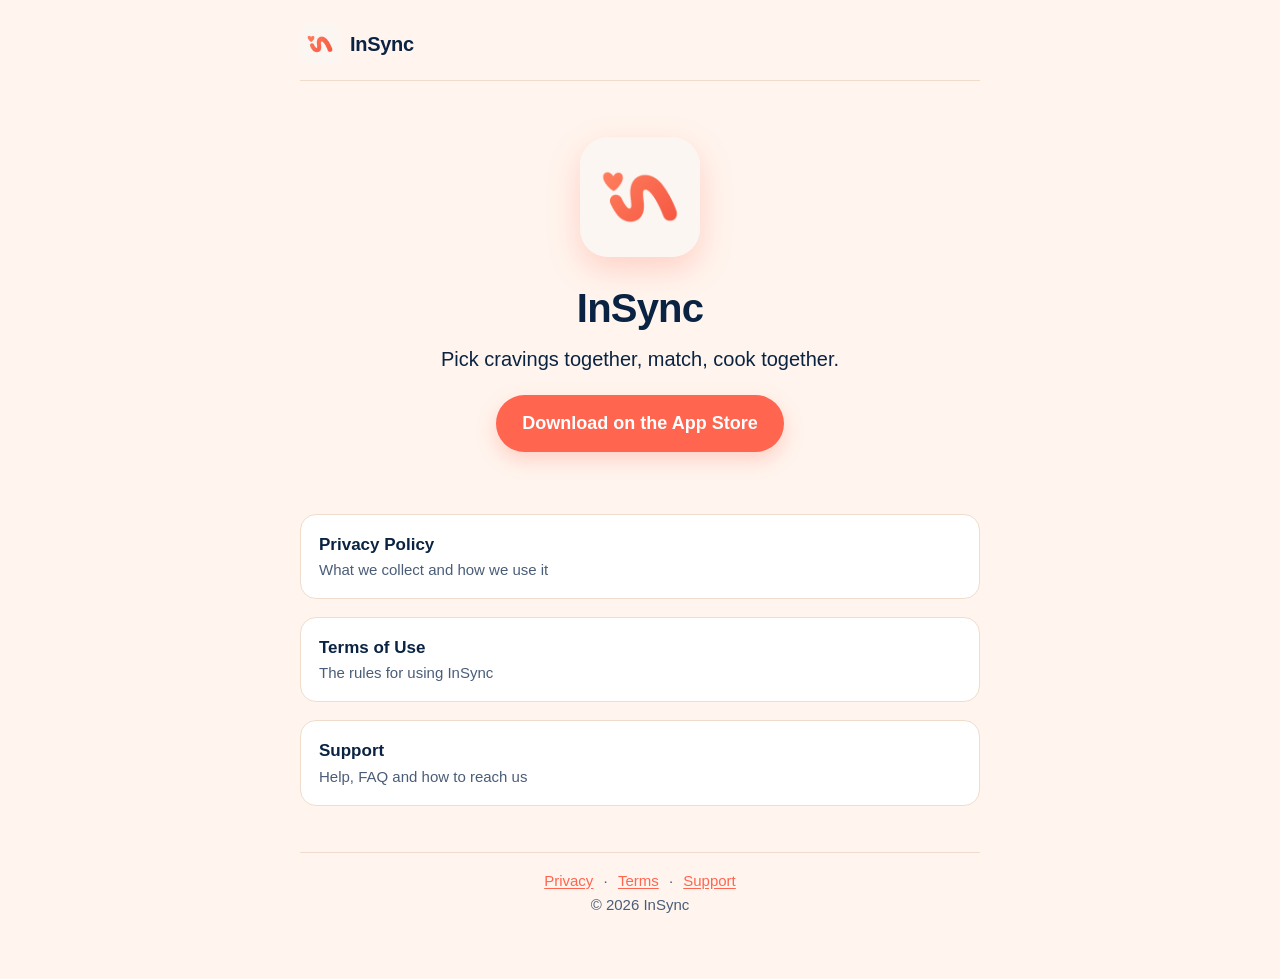
<file: index.html>
<!doctype html>
<html lang="en">
<head>
<meta charset="utf-8">
<meta name="viewport" content="width=device-width, initial-scale=1, viewport-fit=cover">
<title>InSync: pick cravings together, match, cook together</title>
<meta name="description" content="InSync helps you pick cravings together, find your match and cook together. Download it free on the App Store.">
<meta name="theme-color" content="#FFF5EE">
<meta name="apple-itunes-app" content="app-id=6815504220">
<link rel="icon" type="image/png" sizes="32x32" href="favicon-32.png">
<link rel="icon" type="image/png" sizes="192x192" href="favicon-192.png">
<link rel="apple-touch-icon" href="apple-touch-icon.png">
<link rel="stylesheet" href="style.css">
</head>
<body>
<div class="wrap">
<header class="site"><a href="index.html"><img src="logo.png" alt="InSync logo" width="40" height="40"><span>InSync</span></a></header>
<main>
<section class="hero">
<img src="logo.png" alt="InSync logo" width="120" height="120">
<h1>InSync</h1>
<p class="pitch">Pick cravings together, match, cook together.</p>
<p><a class="store" href="https://apps.apple.com/app/insync-cook-together/id6815504220">Download on the App Store</a></p>
</section>
<ul class="links">
<li><a href="privacy.html">Privacy Policy<span>What we collect and how we use it</span></a></li>
<li><a href="terms.html">Terms of Use<span>The rules for using InSync</span></a></li>
<li><a href="support.html">Support<span>Help, FAQ and how to reach us</span></a></li>
</ul>
</main>
<footer class="site">
<nav><a href="privacy.html">Privacy</a> · <a href="terms.html">Terms</a> · <a href="support.html">Support</a></nav>
<p>© 2026 InSync</p>
</footer>
</div>
</body>
</html>
</file>
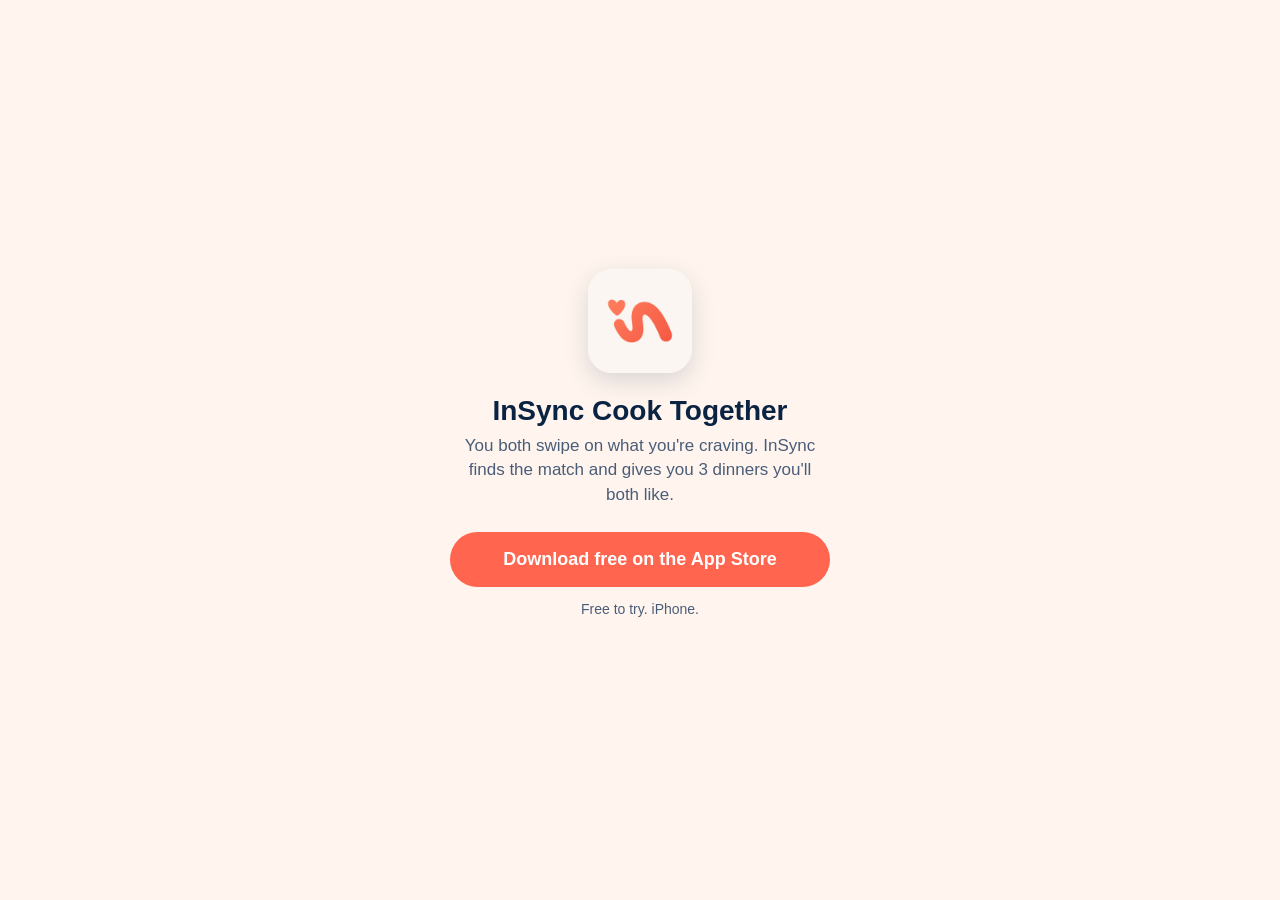
<file: get/index.html>
<!doctype html>
<html lang="en">
<head>
<meta charset="utf-8">
<meta name="viewport" content="width=device-width, initial-scale=1, viewport-fit=cover">
<title>Get InSync</title>
<meta name="description" content="InSync Cook Together: you both swipe on cravings, it finds the match and gives you 3 dinners you'll both like.">
<meta property="og:title" content="InSync Cook Together">
<meta property="og:description" content="Stop arguing about dinner. Swipe, match, cook together.">
<meta property="og:image" content="https://insynccooktogether.github.io/logo.png">
<meta name="theme-color" content="#FFF5EE">
<link rel="icon" type="image/png" sizes="32x32" href="/favicon-32.png">
<link rel="apple-touch-icon" href="/apple-touch-icon.png">
<style>
  :root { --cream:#FFF5EE; --navy:#0A2342; --coral:#FF654F; --muted:#4A5D78; --line:#F0DCCD; }
  * { box-sizing:border-box; }
  html { -webkit-text-size-adjust:100%; }
  body { margin:0; min-height:100vh; background:var(--cream); color:var(--navy);
    font-family:-apple-system,BlinkMacSystemFont,"SF Pro Text","Segoe UI",Roboto,"Helvetica Neue",Arial,sans-serif;
    display:flex; align-items:center; justify-content:center; text-align:center; padding:24px 20px; }
  main { max-width:380px; width:100%; }
  .logo { width:104px; height:104px; border-radius:24px; box-shadow:0 8px 24px rgba(10,35,66,.15); }
  h1 { font-size:28px; line-height:1.15; margin:18px 0 6px; font-weight:800; }
  p.lead { color:var(--muted); font-size:17px; line-height:1.45; margin:0 0 24px; }
  .btn { display:block; width:100%; padding:17px 20px; border-radius:999px; background:var(--coral); color:#fff;
    font-weight:800; font-size:18px; text-decoration:none; border:0; }
  .btn:active { background:#E24E39; }
  .small { color:var(--muted); font-size:14px; margin-top:14px; }
  /* In-app browser overlay */
  #overlay { display:none; position:fixed; inset:0; background:rgba(10,35,66,.94); color:#fff; z-index:10;
    flex-direction:column; align-items:flex-end; padding:max(14px, env(safe-area-inset-top)) 18px 24px; text-align:left; }
  #overlay.on { display:flex; }
  .arrow { width:86px; height:110px; margin-right:6px; }
  .card { margin-top:8px; width:100%; max-width:380px; align-self:center; }
  .card h2 { font-size:26px; margin:0 0 14px; line-height:1.2; }
  .step { display:flex; gap:12px; align-items:center; font-size:19px; margin:12px 0; }
  .num { flex:none; width:34px; height:34px; border-radius:50%; background:var(--coral); color:#fff; font-weight:800;
    display:flex; align-items:center; justify-content:center; }
  .dots { display:inline-block; background:#fff; color:var(--navy); border-radius:8px; padding:0 8px; font-weight:900; letter-spacing:1px; }
  .alt { margin-top:22px; font-size:15px; color:#C9D4E3; }
  .alt a { color:#fff; font-weight:700; }
</style>
</head>
<body>
<main>
  <img class="logo" src="/logo.png" alt="InSync logo">
  <h1>InSync Cook Together</h1>
  <p class="lead">You both swipe on what you're craving. InSync finds the match and gives you 3 dinners you'll both like.</p>
  <a class="btn" id="get" href="https://apps.apple.com/app/insync-cook-together/id6815504220">Download free on the App Store</a>
  <p class="small" id="note">Free to try. iPhone.</p>
</main>

<div id="overlay" role="dialog" aria-label="Open in your browser">
  <svg class="arrow" viewBox="0 0 86 110" fill="none" stroke="#FF654F" stroke-width="6" stroke-linecap="round" stroke-linejoin="round" aria-hidden="true">
    <path d="M10 104 C 20 60, 50 40, 70 10"/><path d="M48 12 L70 10 L72 32"/>
  </svg>
  <div class="card">
    <h2>One quick step to get InSync</h2>
    <div class="step"><span class="num">1</span><span>Tap <span class="dots">•••</span> up top</span></div>
    <div class="step"><span class="num">2</span><span>Tap <b>Open in browser</b></span></div>
    <p class="alt">It opens the App Store from there. Or <a id="tryStore" href="https://apps.apple.com/app/insync-cook-together/id6815504220">try opening the App Store directly</a>.</p>
  </div>
</div>

<script>
(function () {
  var STORE = 'https://apps.apple.com/app/insync-cook-together/id6815504220';
  var STORE_APP = 'itms-apps://apps.apple.com/app/id6815504220';
  var API = 'https://djljecikuqcyvszgvein.supabase.co/rest/v1/rpc/log_link_tap';
  var KEY = 'sb_publishable_FFQ_mUtcw7XusB6iXiym4w_3B59bxPP';
  var ua = navigator.userAgent || '';
  var src = (new URLSearchParams(location.search).get('s') || '').slice(0, 32) || null;
  var ios = /iPhone|iPad|iPod/i.test(ua) || (/Macintosh/.test(ua) && 'ontouchend' in document);
  var android = /Android/i.test(ua);
  var browser = /musical_ly|Bytedance|TikTok|trill/i.test(ua) ? 'tiktok'
    : /Instagram/i.test(ua) ? 'instagram'
    : /FBAN|FBAV|FB_IAB/i.test(ua) ? 'facebook'
    : (ios && /Safari/i.test(ua) && !/CriOS|FxiOS/i.test(ua)) ? 'safari' : 'other';
  var inApp = browser === 'tiktok' || browser === 'instagram' || browser === 'facebook';

  function log(kind) {
    try {
      fetch(API, { method: 'POST', keepalive: true,
        headers: { 'Content-Type': 'application/json', apikey: KEY, Authorization: 'Bearer ' + KEY },
        body: JSON.stringify({ p_kind: kind, p_browser: browser, p_src: src }) }).catch(function () {});
    } catch (e) {}
  }
  log('view');

  function toStore() { log('store'); setTimeout(function () { location.href = STORE; }, 150); }

  document.getElementById('get').addEventListener('click', function (e) {
    e.preventDefault();
    if (inApp && ios) { log('store'); location.href = STORE_APP; setTimeout(function () { document.getElementById('overlay').classList.add('on'); }, 900); return; }
    toStore();
  });
  document.getElementById('tryStore').addEventListener('click', function (e) {
    e.preventDefault(); log('store'); location.href = ios ? STORE_APP : STORE;
  });

  if (android) {
    document.getElementById('note').textContent = 'InSync is iPhone only for now. Android is coming.';
    if (inApp) {
      // Try to jump out to Chrome so the page works normally there.
      location.href = 'intent://' + location.host + location.pathname + location.search + '#Intent;scheme=https;package=com.android.chrome;end';
    }
    return;
  }
  if (inApp && ios) {
    // TikTok/IG in-app browser: go straight to the App Store page (apps.apple.com opens inside TikTok with a Get
    // button). Showing the "tap ••• then open in browser" steps first lost 199 of 200 ad visitors on Nov 7.
    // The steps only show if we're somehow still on this page a few seconds later.
    toStore();
    setTimeout(function () { document.getElementById('overlay').classList.add('on'); }, 3000);
  } else if (inApp) {
    document.getElementById('overlay').classList.add('on');
  } else if (ios) {
    toStore();   // Safari / Chrome on iPhone: straight to the App Store.
  }
})();
</script>
</body>
</html>
</file>
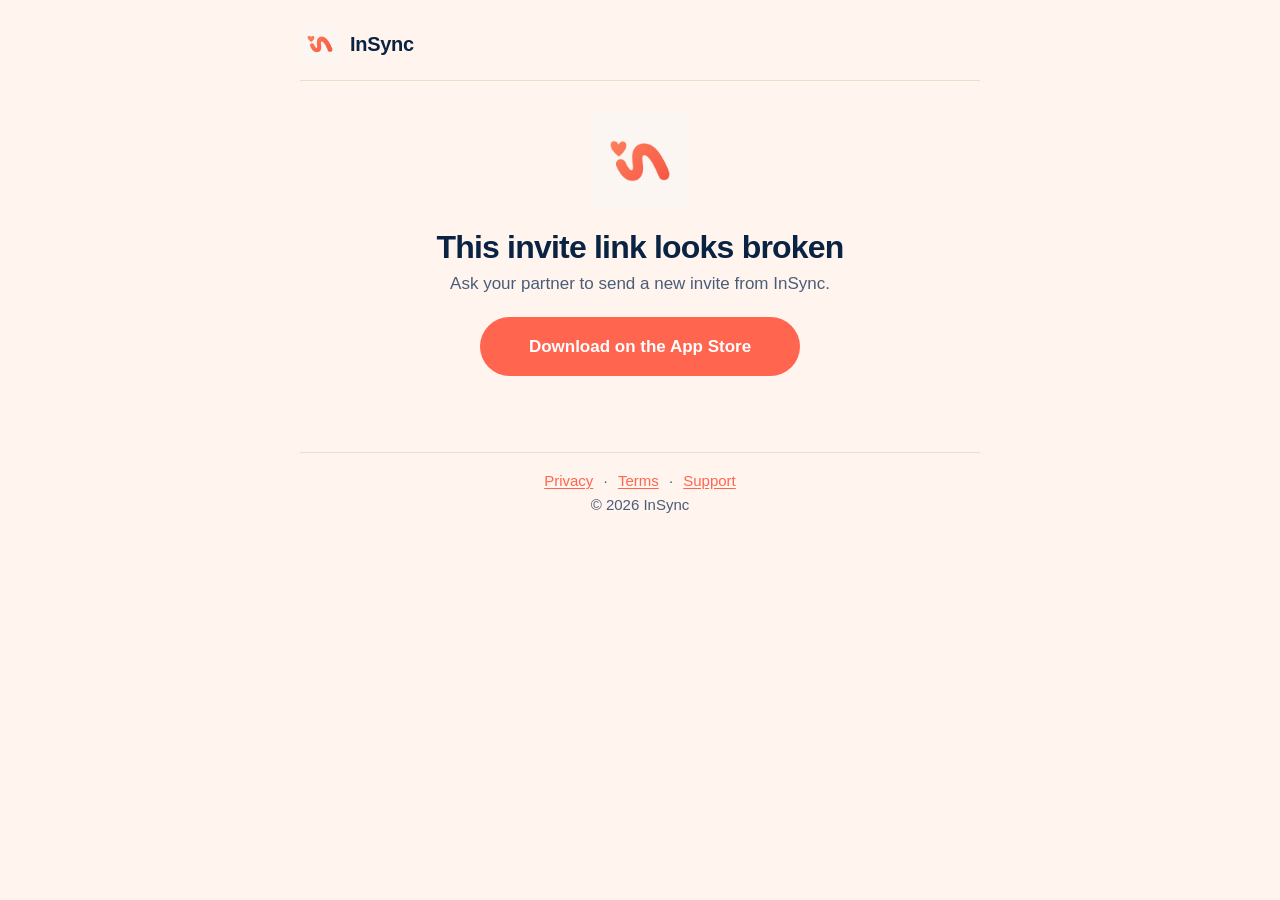
<file: join.html>
<!doctype html>
<html lang="en">
<head>
<meta charset="utf-8">
<meta name="viewport" content="width=device-width, initial-scale=1, viewport-fit=cover">
<title>Join me on InSync</title>
<meta name="description" content="You've been invited to InSync: pick cravings together, match, cook together.">
<meta name="robots" content="noindex">
<meta name="theme-color" content="#FFF5EE">
<!-- Smart App Banner. On the join page it carries this exact link, so
     "Open" in the banner hands the invite code straight to the app. -->
<script>document.write('<meta name="apple-itunes-app" content="app-id=6815504220, app-argument=' + location.href.replace(/["<>]/g, '') + '">');</script>
<noscript><meta name="apple-itunes-app" content="app-id=6815504220"></noscript>
<link rel="icon" type="image/png" sizes="32x32" href="favicon-32.png">
<link rel="icon" type="image/png" sizes="192x192" href="favicon-192.png">
<link rel="apple-touch-icon" href="apple-touch-icon.png">
<link rel="stylesheet" href="style.css">
<style>
  .join { text-align: center; padding: 8px 0 24px; }
  .join h1 { margin: 12px 0 4px; }
  .join .lead { color: var(--muted); margin: 0 0 20px; }
  .code {
    display: inline-block; font-size: 44px; font-weight: 800; letter-spacing: 8px;
    padding: 14px 20px 14px 28px; border-radius: 18px; background: #fff;
    border: 2px solid var(--line); color: var(--navy); margin: 4px 0 8px;
    font-variant-numeric: tabular-nums;
  }
  .hint { color: var(--muted); font-size: 15px; margin: 0 0 24px; }
  .btn {
    display: block; max-width: 320px; margin: 0 auto 12px; padding: 16px 20px;
    border-radius: 999px; font-weight: 700; text-decoration: none; font-size: 17px;
  }
  .btn.primary { background: var(--coral); color: #fff; }
  .btn.primary:hover { color: #fff; background: #E24E39; }
  .btn.secondary { border: 2px solid var(--navy); color: var(--navy); }
  .steps { text-align: left; max-width: 360px; margin: 24px auto 0; color: var(--muted); font-size: 15px; }
  .bad { display: none; }
  .copied { display: none; margin-top: -4px; color: var(--navy); font-weight: 600; }
</style>
</head>
<body>
<div class="wrap">
<header class="site"><a href="index.html"><img src="logo.png" alt="InSync logo" width="40" height="40"><span>InSync</span></a></header>
<main class="join">
  <img src="logo.png" alt="" width="96" height="96">

  <div id="ok">
    <h1>You're invited to InSync</h1>
    <p class="lead">Let's figure out what to eat together.</p>
    <div class="code" id="code" aria-label="Invite code"></div>
    <p class="hint">Your invite code</p>
    <a class="btn primary" id="get" href="https://apps.apple.com/app/insync-cook-together/id6815504220">Download on the App Store</a>
    <p class="hint copied" id="copied" role="status">Your invite code is copied. InSync will find it when you open the app.</p>
    <a class="btn secondary" id="open" href="insync://join">Open in InSync</a>
    <p class="hint">Already have InSync? Tap Open in InSync.</p>
    <ol class="steps">
      <li>Get InSync from the App Store.</li>
      <li>Open it and tap "I have an invite code".</li>
      <li>Enter the code above. You'll see who invited you before you join.</li>
    </ol>
  </div>

  <div class="bad" id="bad">
    <h1>This invite link looks broken</h1>
    <p class="lead">Ask your partner to send a new invite from InSync.</p>
    <a class="btn primary" href="https://apps.apple.com/app/insync-cook-together/id6815504220">Download on the App Store</a>
  </div>
</main>
<footer class="site">
<nav><a href="privacy.html">Privacy</a> · <a href="terms.html">Terms</a> · <a href="support.html">Support</a></nav>
<p>© 2026 InSync</p>
</footer>
</div>
<script>
  // Codes are 6 characters: A-H, J-N, P-Z and 2-9 (no I, O, 0 or 1).
  var raw = new URLSearchParams(location.search).get('code') || '';
  var code = raw.toUpperCase().replace(/\s+/g, '');
  if (/^[A-HJ-NP-Z2-9]{6}$/.test(code)) {
    document.getElementById('code').textContent = code;
    document.getElementById('open').href = 'insync://join?code=' + code;
    // Invite through install: the link goes on the clipboard as they head
    // to the App Store, and InSync picks it up on first launch.
    var link = 'https://insynccooktogether.github.io/join.html?code=' + code;
    document.getElementById('get').addEventListener('click', function () {
      var shown = function () { document.getElementById('copied').style.display = 'block'; };
      try {
        if (navigator.clipboard && navigator.clipboard.writeText) {
          navigator.clipboard.writeText(link).then(shown, function () {});
        } else {
          var box = document.createElement('textarea');
          box.value = link; box.setAttribute('readonly', ''); box.style.position = 'absolute'; box.style.left = '-9999px';
          document.body.appendChild(box); box.select();
          if (document.execCommand('copy')) shown();
          document.body.removeChild(box);
        }
      } catch (e) {}
    });
  } else {
    document.getElementById('ok').style.display = 'none';
    document.getElementById('bad').style.display = 'block';
  }
</script>
</body>
</html>
</file>
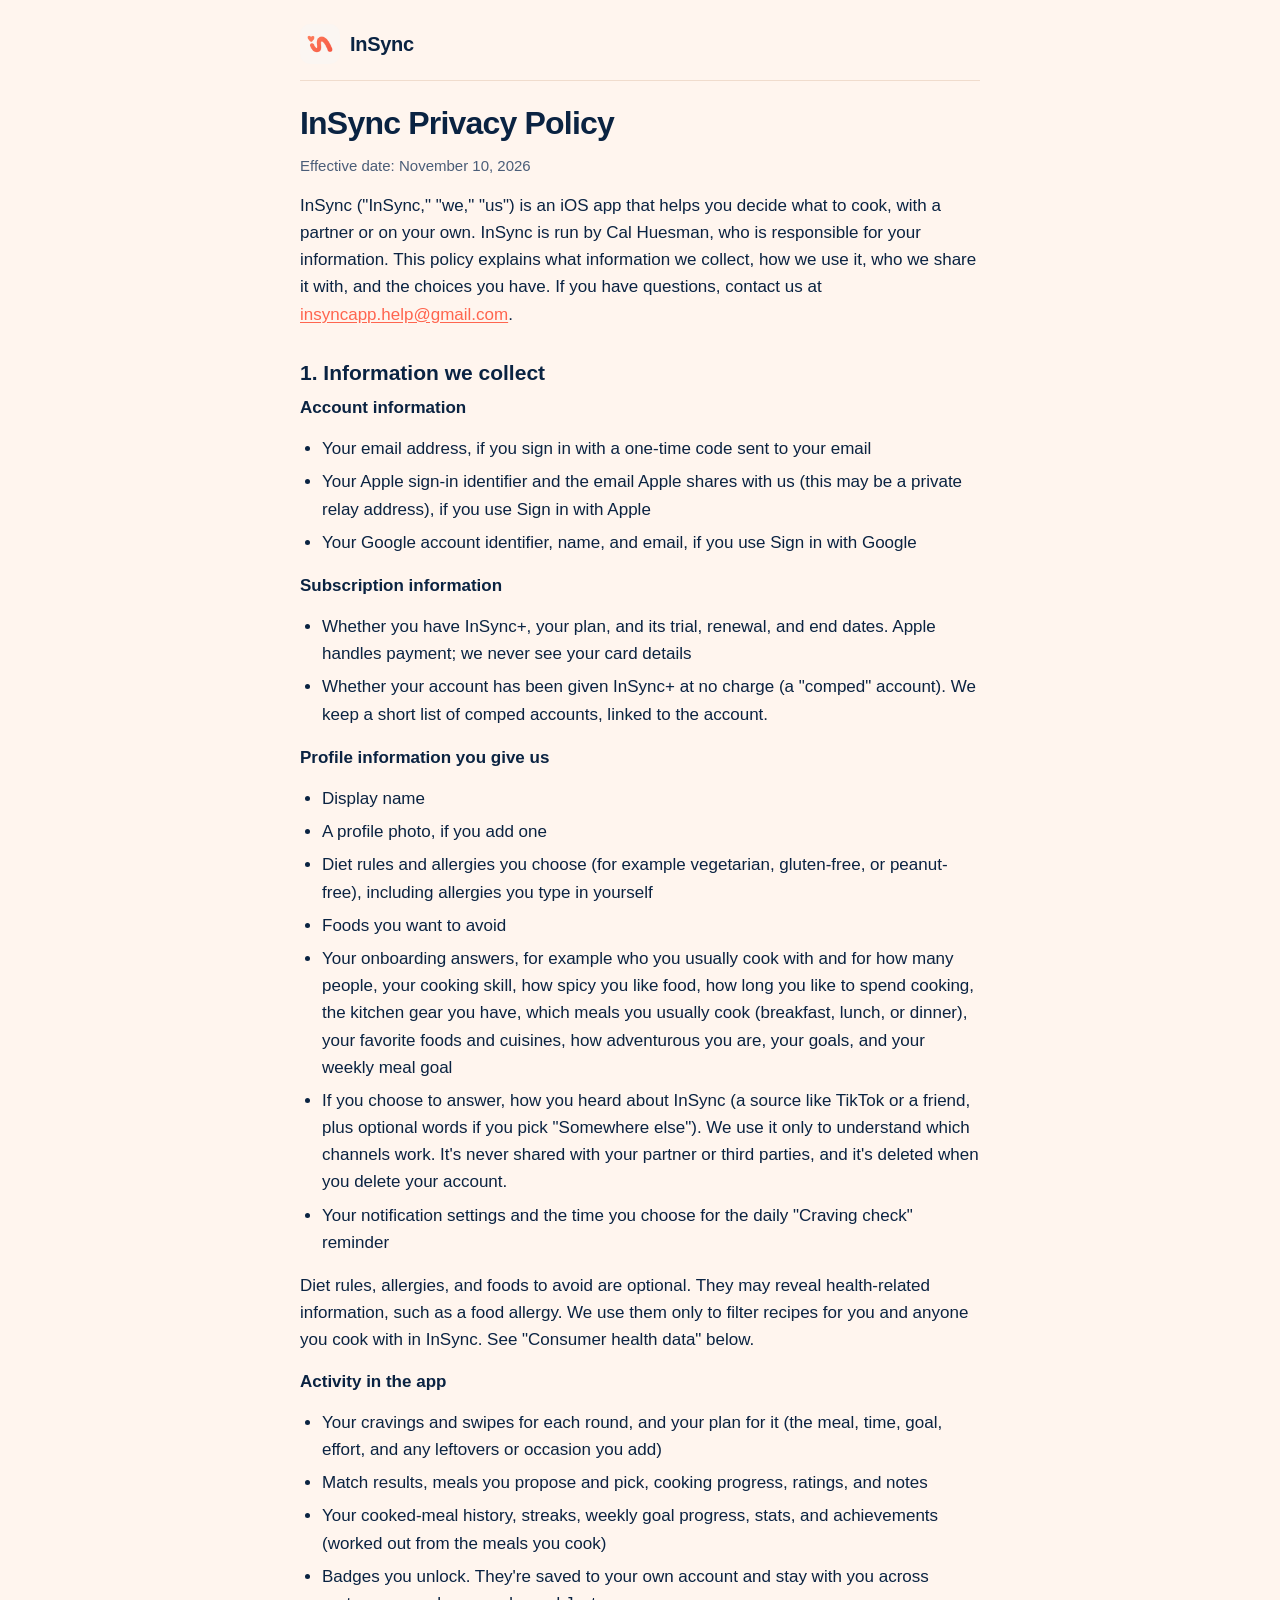
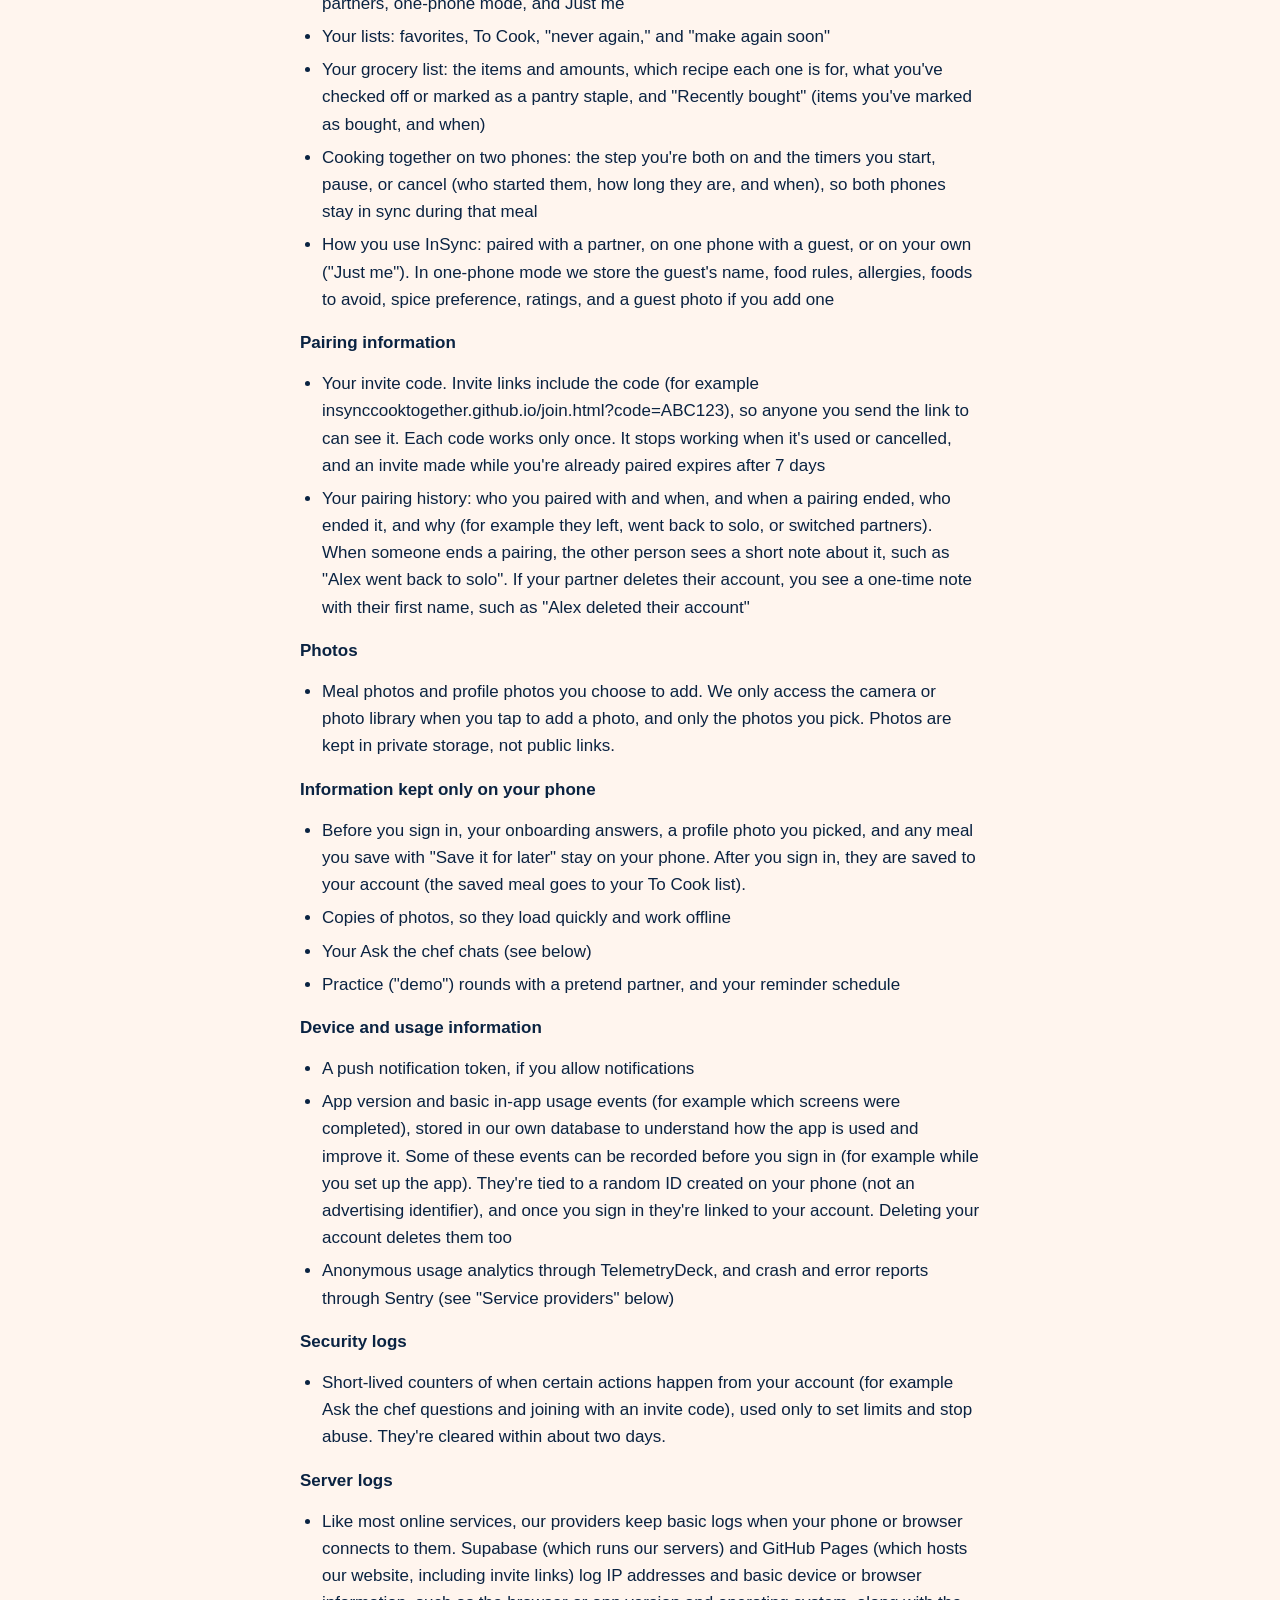
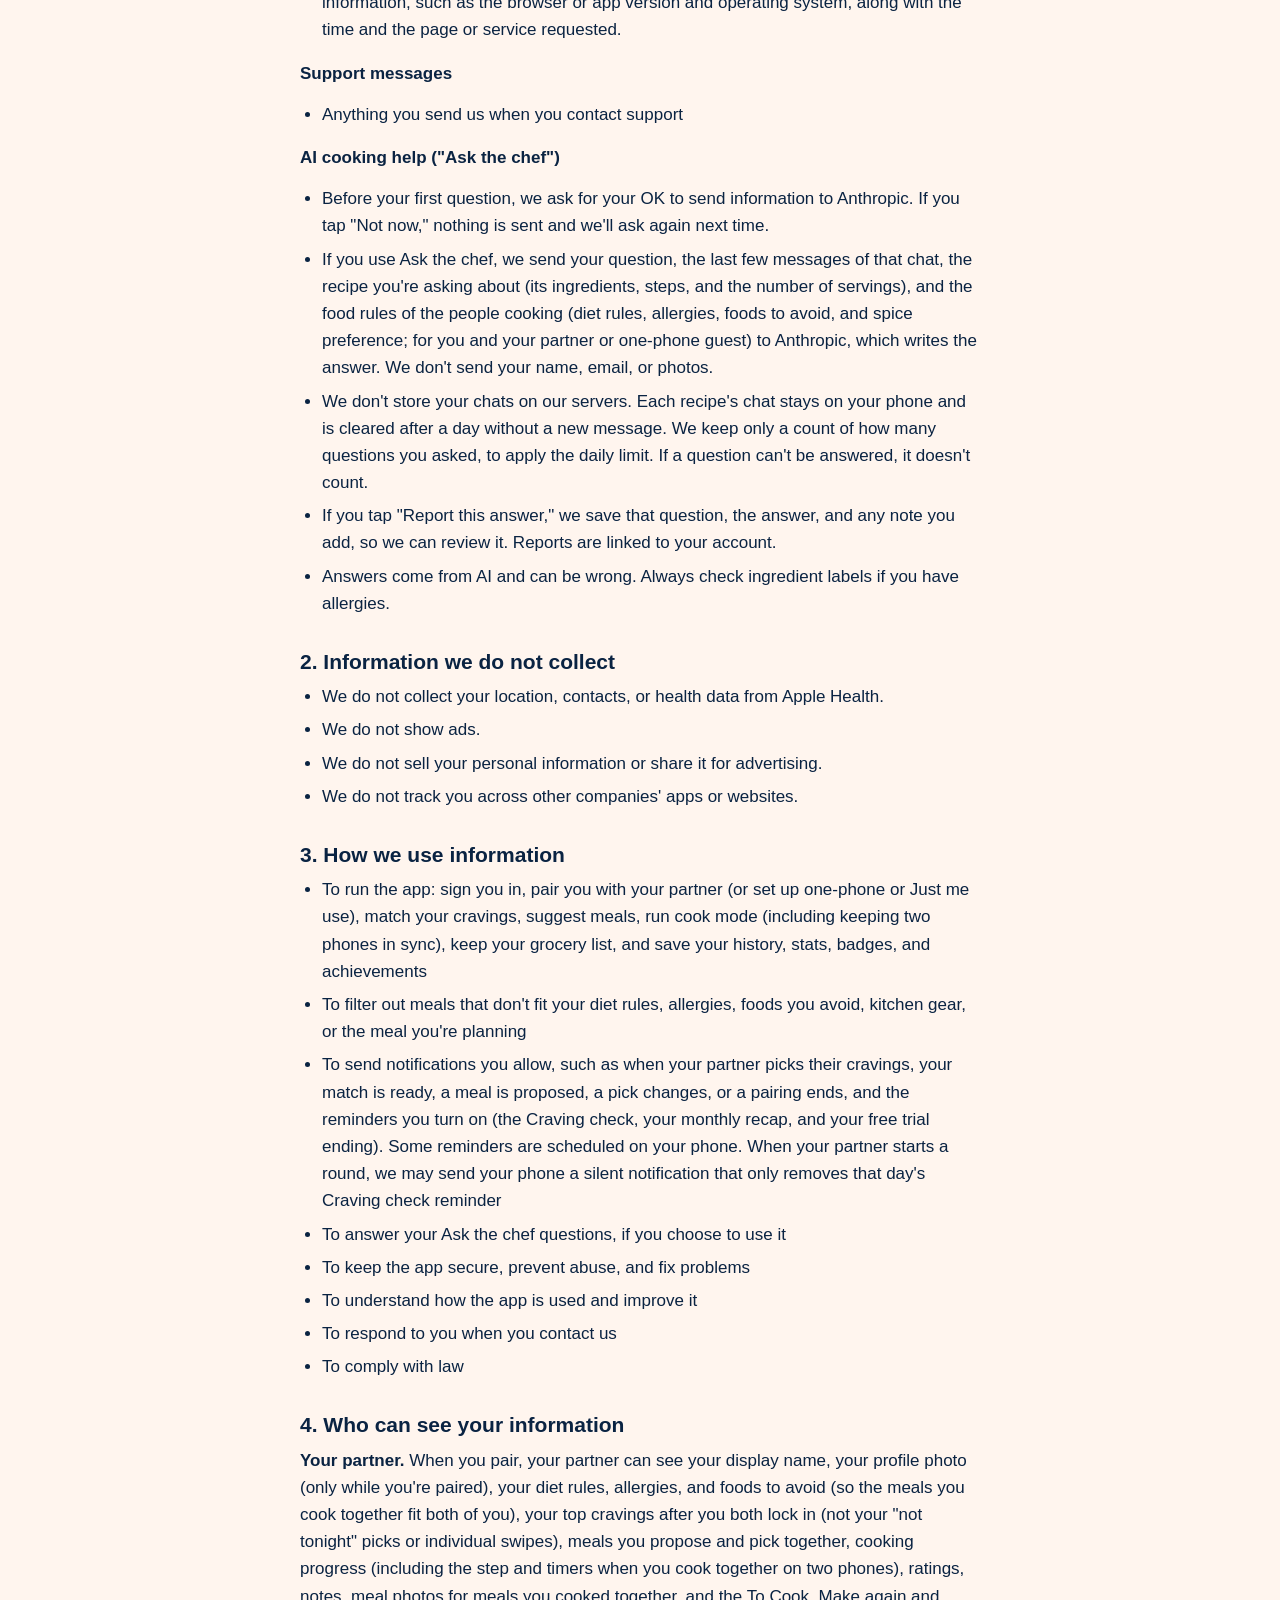
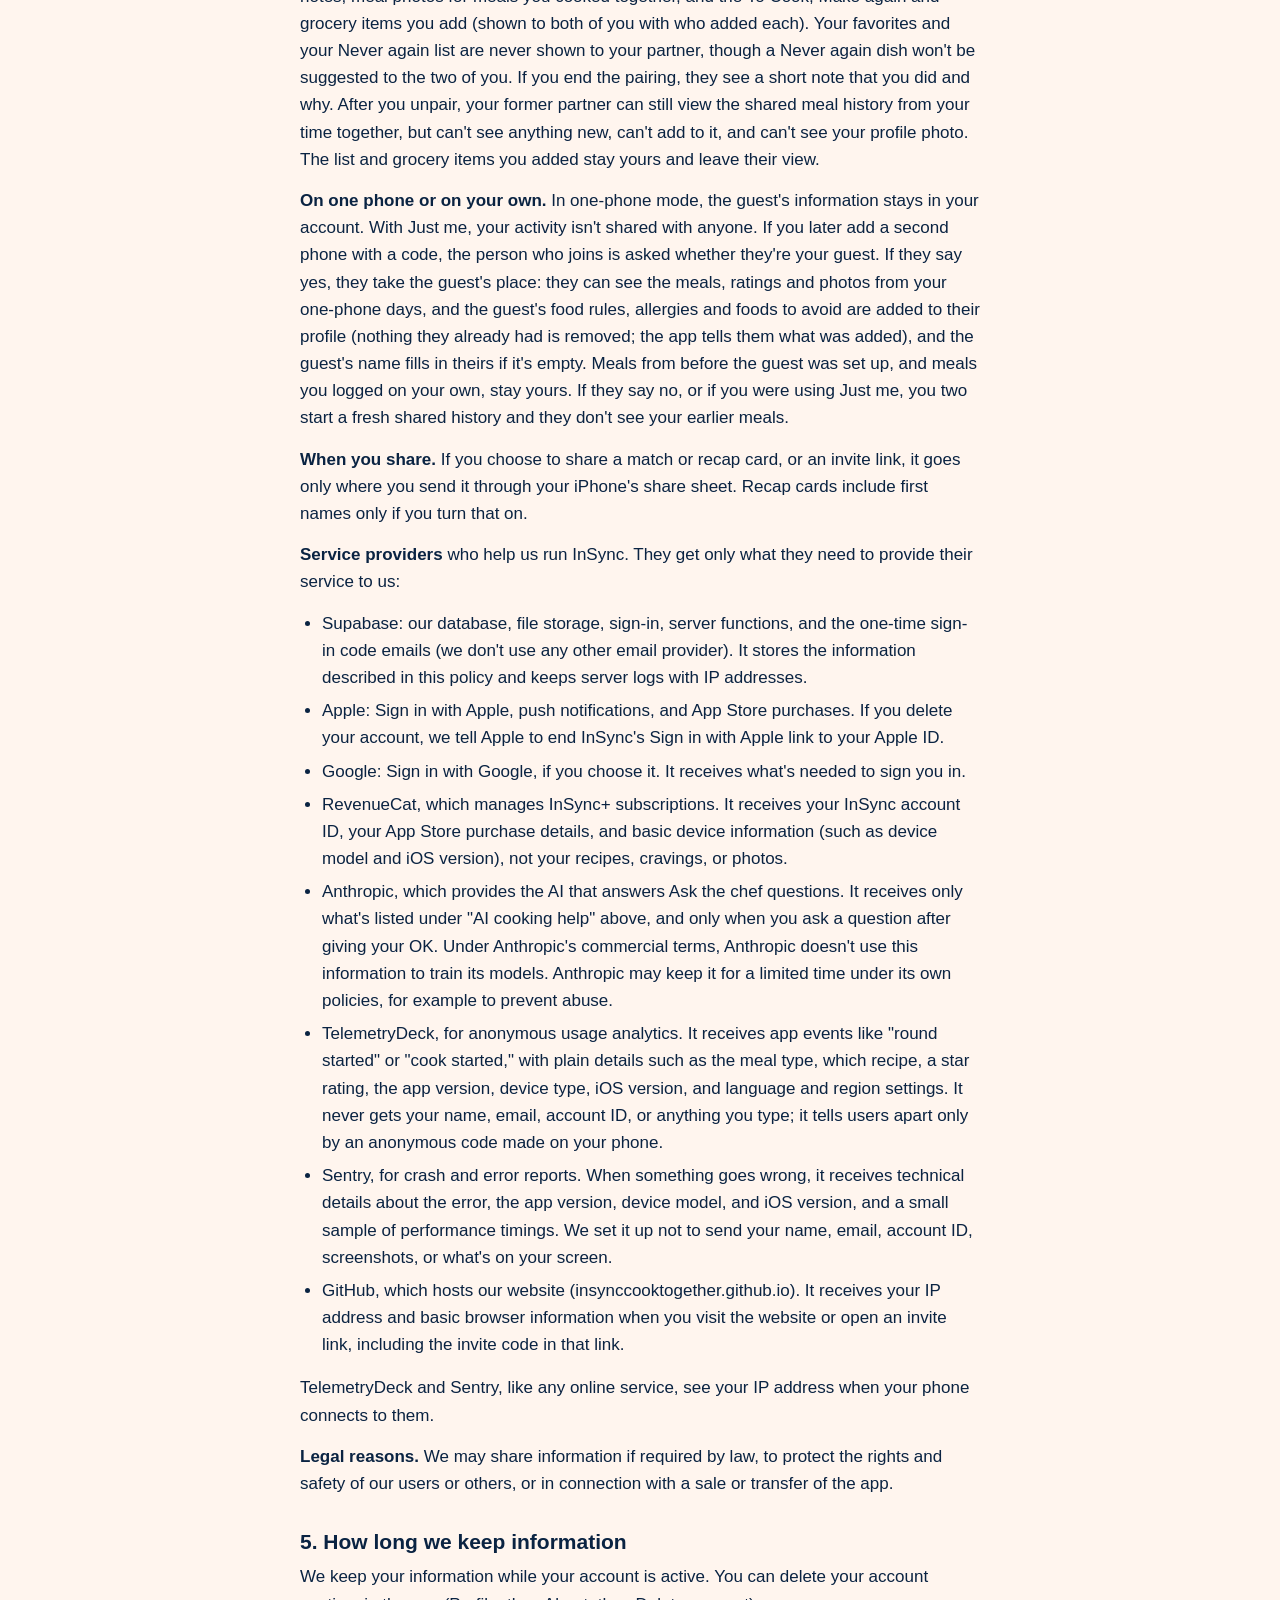
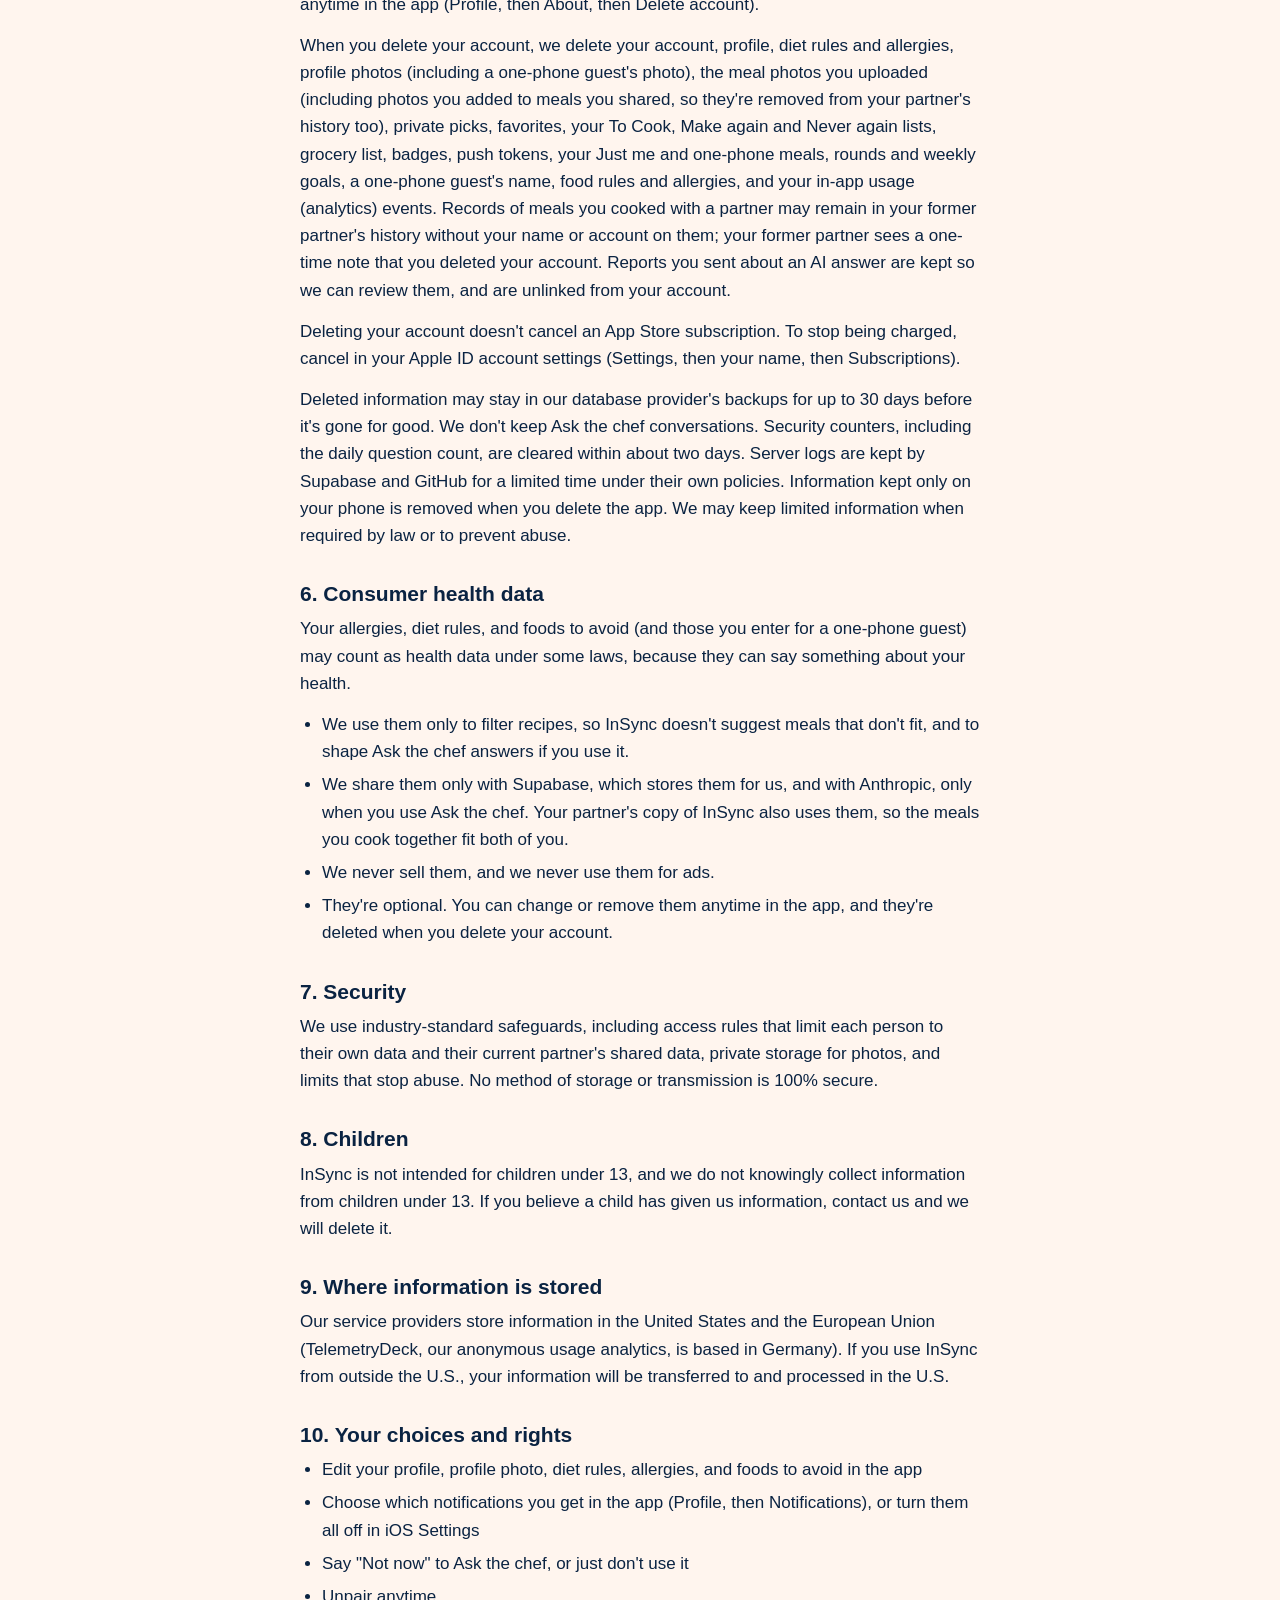
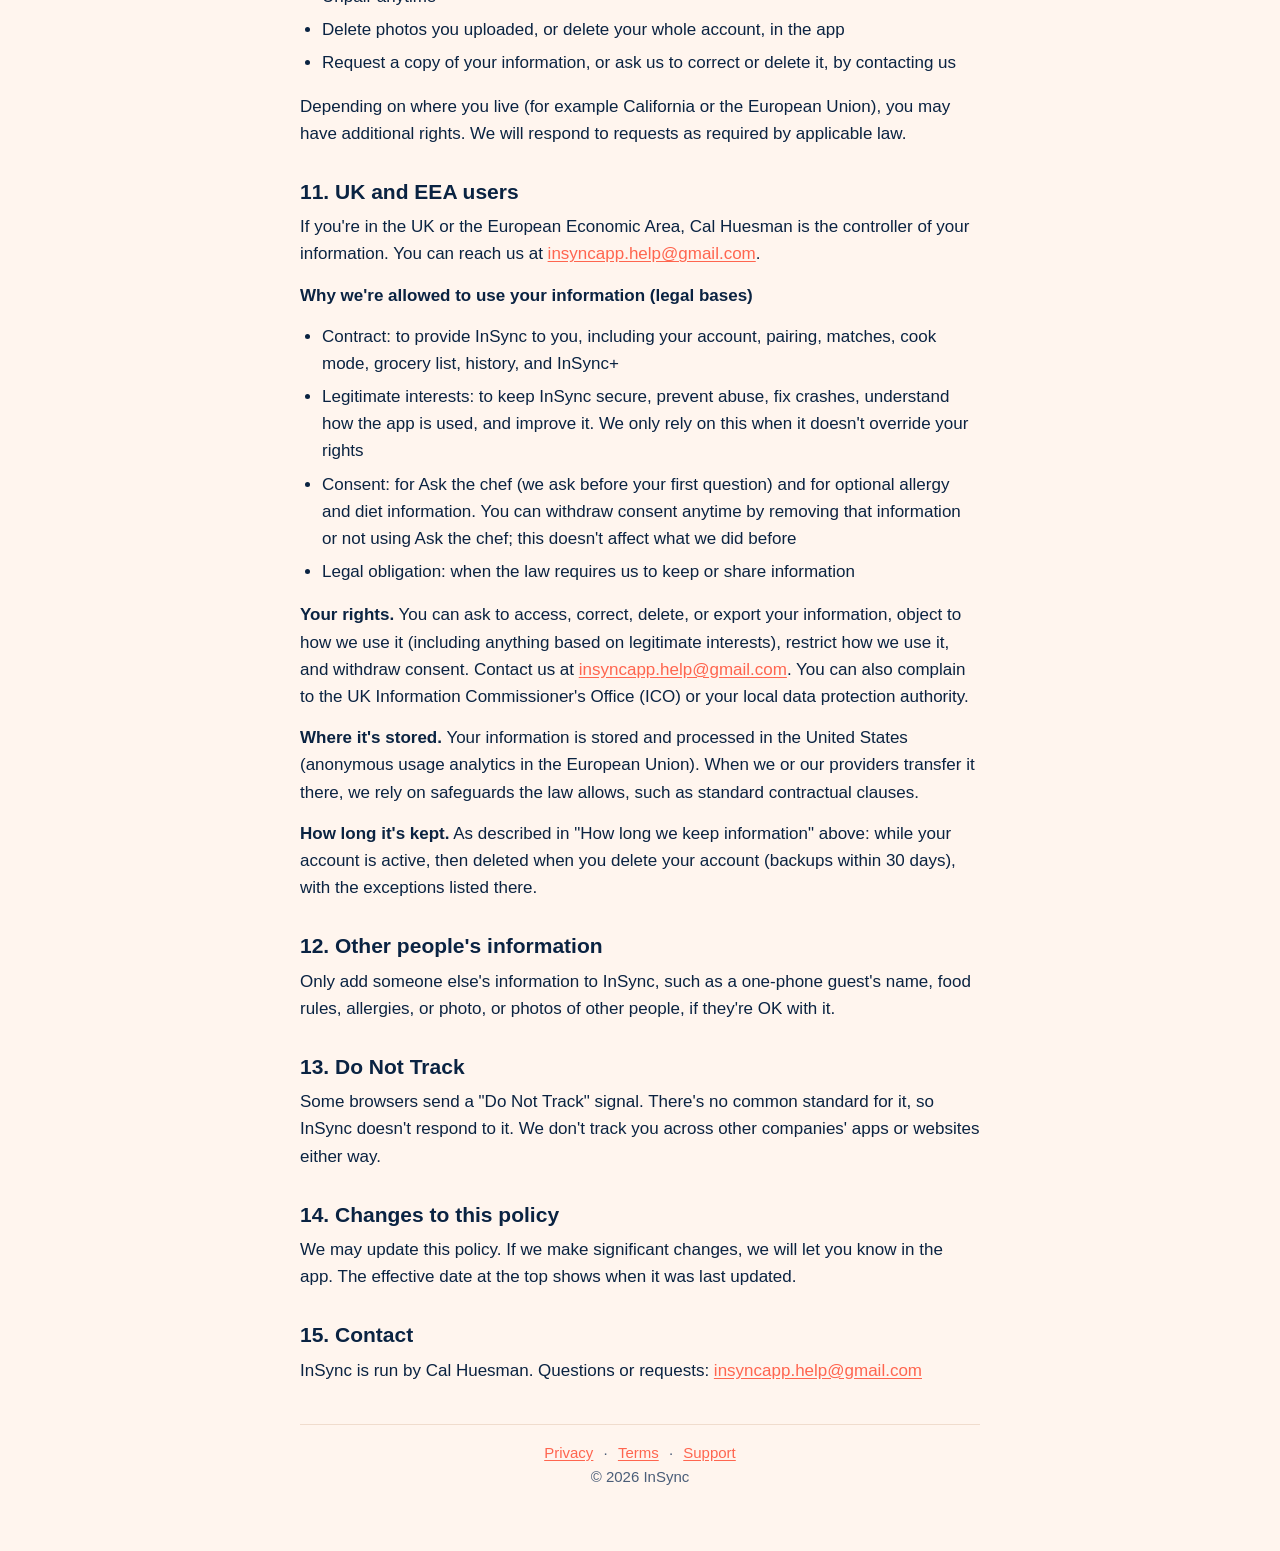
<file: privacy.html>
<!doctype html>
<html lang="en">
<head>
<meta charset="utf-8">
<meta name="viewport" content="width=device-width, initial-scale=1, viewport-fit=cover">
<title>Privacy Policy · InSync</title>
<meta name="description" content="The InSync Privacy Policy.">
<meta name="theme-color" content="#FFF5EE">
<meta name="apple-itunes-app" content="app-id=6815504220">
<link rel="icon" type="image/png" sizes="32x32" href="favicon-32.png">
<link rel="icon" type="image/png" sizes="192x192" href="favicon-192.png">
<link rel="apple-touch-icon" href="apple-touch-icon.png">
<link rel="stylesheet" href="style.css">
</head>
<body>
<div class="wrap">
<header class="site"><a href="index.html"><img src="logo.png" alt="InSync logo" width="40" height="40"><span>InSync</span></a></header>
<main>
<h1>InSync Privacy Policy</h1>
<p class="effective">Effective date: November 10, 2026</p>
<p>InSync ("InSync," "we," "us") is an iOS app that helps you decide what to cook, with a partner or on your own. InSync is run by Cal Huesman, who is responsible for your information. This policy explains what information we collect, how we use it, who we share it with, and the choices you have. If you have questions, contact us at <a href="mailto:insyncapp.help@gmail.com">insyncapp.help@gmail.com</a>.</p>
<h2>1. Information we collect</h2>
<p><strong>Account information</strong></p>
<ul>
  <li>Your email address, if you sign in with a one-time code sent to your email</li>
  <li>Your Apple sign-in identifier and the email Apple shares with us (this may be a private relay address), if you use Sign in with Apple</li>
  <li>Your Google account identifier, name, and email, if you use Sign in with Google</li>
</ul>
<p><strong>Subscription information</strong></p>
<ul>
  <li>Whether you have InSync+, your plan, and its trial, renewal, and end dates. Apple handles payment; we never see your card details</li>
  <li>Whether your account has been given InSync+ at no charge (a "comped" account). We keep a short list of comped accounts, linked to the account.</li>
</ul>
<p><strong>Profile information you give us</strong></p>
<ul>
  <li>Display name</li>
  <li>A profile photo, if you add one</li>
  <li>Diet rules and allergies you choose (for example vegetarian, gluten-free, or peanut-free), including allergies you type in yourself</li>
  <li>Foods you want to avoid</li>
  <li>Your onboarding answers, for example who you usually cook with and for how many people, your cooking skill, how spicy you like food, how long you like to spend cooking, the kitchen gear you have, which meals you usually cook (breakfast, lunch, or dinner), your favorite foods and cuisines, how adventurous you are, your goals, and your weekly meal goal</li>
  <li>If you choose to answer, how you heard about InSync (a source like TikTok or a friend, plus optional words if you pick "Somewhere else"). We use it only to understand which channels work. It's never shared with your partner or third parties, and it's deleted when you delete your account.</li>
  <li>Your notification settings and the time you choose for the daily "Craving check" reminder</li>
</ul>
<p>Diet rules, allergies, and foods to avoid are optional. They may reveal health-related information, such as a food allergy. We use them only to filter recipes for you and anyone you cook with in InSync. See "Consumer health data" below.</p>
<p><strong>Activity in the app</strong></p>
<ul>
  <li>Your cravings and swipes for each round, and your plan for it (the meal, time, goal, effort, and any leftovers or occasion you add)</li>
  <li>Match results, meals you propose and pick, cooking progress, ratings, and notes</li>
  <li>Your cooked-meal history, streaks, weekly goal progress, stats, and achievements (worked out from the meals you cook)</li>
  <li>Badges you unlock. They're saved to your own account and stay with you across partners, one-phone mode, and Just me</li>
  <li>Your lists: favorites, To Cook, "never again," and "make again soon"</li>
  <li>Your grocery list: the items and amounts, which recipe each one is for, what you've checked off or marked as a pantry staple, and "Recently bought" (items you've marked as bought, and when)</li>
  <li>Cooking together on two phones: the step you're both on and the timers you start, pause, or cancel (who started them, how long they are, and when), so both phones stay in sync during that meal</li>
  <li>How you use InSync: paired with a partner, on one phone with a guest, or on your own ("Just me"). In one-phone mode we store the guest's name, food rules, allergies, foods to avoid, spice preference, ratings, and a guest photo if you add one</li>
</ul>
<p><strong>Pairing information</strong></p>
<ul>
  <li>Your invite code. Invite links include the code (for example insynccooktogether.github.io/join.html?code=ABC123), so anyone you send the link to can see it. Each code works only once. It stops working when it's used or cancelled, and an invite made while you're already paired expires after 7 days</li>
  <li>Your pairing history: who you paired with and when, and when a pairing ended, who ended it, and why (for example they left, went back to solo, or switched partners). When someone ends a pairing, the other person sees a short note about it, such as "Alex went back to solo". If your partner deletes their account, you see a one-time note with their first name, such as "Alex deleted their account"</li>
</ul>
<p><strong>Photos</strong></p>
<ul>
  <li>Meal photos and profile photos you choose to add. We only access the camera or photo library when you tap to add a photo, and only the photos you pick. Photos are kept in private storage, not public links.</li>
</ul>
<p><strong>Information kept only on your phone</strong></p>
<ul>
  <li>Before you sign in, your onboarding answers, a profile photo you picked, and any meal you save with "Save it for later" stay on your phone. After you sign in, they are saved to your account (the saved meal goes to your To Cook list).</li>
  <li>Copies of photos, so they load quickly and work offline</li>
  <li>Your Ask the chef chats (see below)</li>
  <li>Practice ("demo") rounds with a pretend partner, and your reminder schedule</li>
</ul>
<p><strong>Device and usage information</strong></p>
<ul>
  <li>A push notification token, if you allow notifications</li>
  <li>App version and basic in-app usage events (for example which screens were completed), stored in our own database to understand how the app is used and improve it. Some of these events can be recorded before you sign in (for example while you set up the app). They're tied to a random ID created on your phone (not an advertising identifier), and once you sign in they're linked to your account. Deleting your account deletes them too</li>
  <li>Anonymous usage analytics through TelemetryDeck, and crash and error reports through Sentry (see "Service providers" below)</li>
</ul>
<p><strong>Security logs</strong></p>
<ul>
  <li>Short-lived counters of when certain actions happen from your account (for example Ask the chef questions and joining with an invite code), used only to set limits and stop abuse. They're cleared within about two days.</li>
</ul>
<p><strong>Server logs</strong></p>
<ul>
  <li>Like most online services, our providers keep basic logs when your phone or browser connects to them. Supabase (which runs our servers) and GitHub Pages (which hosts our website, including invite links) log IP addresses and basic device or browser information, such as the browser or app version and operating system, along with the time and the page or service requested.</li>
</ul>
<p><strong>Support messages</strong></p>
<ul>
  <li>Anything you send us when you contact support</li>
</ul>
<p><strong>AI cooking help ("Ask the chef")</strong></p>
<ul>
  <li>Before your first question, we ask for your OK to send information to Anthropic. If you tap "Not now," nothing is sent and we'll ask again next time.</li>
  <li>If you use Ask the chef, we send your question, the last few messages of that chat, the recipe you're asking about (its ingredients, steps, and the number of servings), and the food rules of the people cooking (diet rules, allergies, foods to avoid, and spice preference; for you and your partner or one-phone guest) to Anthropic, which writes the answer. We don't send your name, email, or photos.</li>
  <li>We don't store your chats on our servers. Each recipe's chat stays on your phone and is cleared after a day without a new message. We keep only a count of how many questions you asked, to apply the daily limit. If a question can't be answered, it doesn't count.</li>
  <li>If you tap "Report this answer," we save that question, the answer, and any note you add, so we can review it. Reports are linked to your account.</li>
  <li>Answers come from AI and can be wrong. Always check ingredient labels if you have allergies.</li>
</ul>
<h2>2. Information we do not collect</h2>
<ul>
  <li>We do not collect your location, contacts, or health data from Apple Health.</li>
  <li>We do not show ads.</li>
  <li>We do not sell your personal information or share it for advertising.</li>
  <li>We do not track you across other companies' apps or websites.</li>
</ul>
<h2>3. How we use information</h2>
<ul>
  <li>To run the app: sign you in, pair you with your partner (or set up one-phone or Just me use), match your cravings, suggest meals, run cook mode (including keeping two phones in sync), keep your grocery list, and save your history, stats, badges, and achievements</li>
  <li>To filter out meals that don't fit your diet rules, allergies, foods you avoid, kitchen gear, or the meal you're planning</li>
  <li>To send notifications you allow, such as when your partner picks their cravings, your match is ready, a meal is proposed, a pick changes, or a pairing ends, and the reminders you turn on (the Craving check, your monthly recap, and your free trial ending). Some reminders are scheduled on your phone. When your partner starts a round, we may send your phone a silent notification that only removes that day's Craving check reminder</li>
  <li>To answer your Ask the chef questions, if you choose to use it</li>
  <li>To keep the app secure, prevent abuse, and fix problems</li>
  <li>To understand how the app is used and improve it</li>
  <li>To respond to you when you contact us</li>
  <li>To comply with law</li>
</ul>
<h2>4. Who can see your information</h2>
<p><strong>Your partner.</strong> When you pair, your partner can see your display name, your profile photo (only while you're paired), your diet rules, allergies, and foods to avoid (so the meals you cook together fit both of you), your top cravings after you both lock in (not your "not tonight" picks or individual swipes), meals you propose and pick together, cooking progress (including the step and timers when you cook together on two phones), ratings, notes, meal photos for meals you cooked together, and the To Cook, Make again and grocery items you add (shown to both of you with who added each). Your favorites and your Never again list are never shown to your partner, though a Never again dish won't be suggested to the two of you. If you end the pairing, they see a short note that you did and why. After you unpair, your former partner can still view the shared meal history from your time together, but can't see anything new, can't add to it, and can't see your profile photo. The list and grocery items you added stay yours and leave their view.</p>
<p><strong>On one phone or on your own.</strong> In one-phone mode, the guest's information stays in your account. With Just me, your activity isn't shared with anyone. If you later add a second phone with a code, the person who joins is asked whether they're your guest. If they say yes, they take the guest's place: they can see the meals, ratings and photos from your one-phone days, and the guest's food rules, allergies and foods to avoid are added to their profile (nothing they already had is removed; the app tells them what was added), and the guest's name fills in theirs if it's empty. Meals from before the guest was set up, and meals you logged on your own, stay yours. If they say no, or if you were using Just me, you two start a fresh shared history and they don't see your earlier meals.</p>
<p><strong>When you share.</strong> If you choose to share a match or recap card, or an invite link, it goes only where you send it through your iPhone's share sheet. Recap cards include first names only if you turn that on.</p>
<p><strong>Service providers</strong> who help us run InSync. They get only what they need to provide their service to us:</p>
<ul>
  <li>Supabase: our database, file storage, sign-in, server functions, and the one-time sign-in code emails (we don't use any other email provider). It stores the information described in this policy and keeps server logs with IP addresses.</li>
  <li>Apple: Sign in with Apple, push notifications, and App Store purchases. If you delete your account, we tell Apple to end InSync's Sign in with Apple link to your Apple ID.</li>
  <li>Google: Sign in with Google, if you choose it. It receives what's needed to sign you in.</li>
  <li>RevenueCat, which manages InSync+ subscriptions. It receives your InSync account ID, your App Store purchase details, and basic device information (such as device model and iOS version), not your recipes, cravings, or photos.</li>
  <li>Anthropic, which provides the AI that answers Ask the chef questions. It receives only what's listed under "AI cooking help" above, and only when you ask a question after giving your OK. Under Anthropic's commercial terms, Anthropic doesn't use this information to train its models. Anthropic may keep it for a limited time under its own policies, for example to prevent abuse.</li>
  <li>TelemetryDeck, for anonymous usage analytics. It receives app events like "round started" or "cook started," with plain details such as the meal type, which recipe, a star rating, the app version, device type, iOS version, and language and region settings. It never gets your name, email, account ID, or anything you type; it tells users apart only by an anonymous code made on your phone.</li>
  <li>Sentry, for crash and error reports. When something goes wrong, it receives technical details about the error, the app version, device model, and iOS version, and a small sample of performance timings. We set it up not to send your name, email, account ID, screenshots, or what's on your screen.</li>
  <li>GitHub, which hosts our website (insynccooktogether.github.io). It receives your IP address and basic browser information when you visit the website or open an invite link, including the invite code in that link.</li>
</ul>
<p>TelemetryDeck and Sentry, like any online service, see your IP address when your phone connects to them.</p>
<p><strong>Legal reasons.</strong> We may share information if required by law, to protect the rights and safety of our users or others, or in connection with a sale or transfer of the app.</p>
<h2>5. How long we keep information</h2>
<p>We keep your information while your account is active. You can delete your account anytime in the app (Profile, then About, then Delete account).</p>
<p>When you delete your account, we delete your account, profile, diet rules and allergies, profile photos (including a one-phone guest's photo), the meal photos you uploaded (including photos you added to meals you shared, so they're removed from your partner's history too), private picks, favorites, your To Cook, Make again and Never again lists, grocery list, badges, push tokens, your Just me and one-phone meals, rounds and weekly goals, a one-phone guest's name, food rules and allergies, and your in-app usage (analytics) events. Records of meals you cooked with a partner may remain in your former partner's history without your name or account on them; your former partner sees a one-time note that you deleted your account. Reports you sent about an AI answer are kept so we can review them, and are unlinked from your account.</p>
<p>Deleting your account doesn't cancel an App Store subscription. To stop being charged, cancel in your Apple ID account settings (Settings, then your name, then Subscriptions).</p>
<p>Deleted information may stay in our database provider's backups for up to 30 days before it's gone for good. We don't keep Ask the chef conversations. Security counters, including the daily question count, are cleared within about two days. Server logs are kept by Supabase and GitHub for a limited time under their own policies. Information kept only on your phone is removed when you delete the app. We may keep limited information when required by law or to prevent abuse.</p>
<h2>6. Consumer health data</h2>
<p>Your allergies, diet rules, and foods to avoid (and those you enter for a one-phone guest) may count as health data under some laws, because they can say something about your health.</p>
<ul>
  <li>We use them only to filter recipes, so InSync doesn't suggest meals that don't fit, and to shape Ask the chef answers if you use it.</li>
  <li>We share them only with Supabase, which stores them for us, and with Anthropic, only when you use Ask the chef. Your partner's copy of InSync also uses them, so the meals you cook together fit both of you.</li>
  <li>We never sell them, and we never use them for ads.</li>
  <li>They're optional. You can change or remove them anytime in the app, and they're deleted when you delete your account.</li>
</ul>
<h2>7. Security</h2>
<p>We use industry-standard safeguards, including access rules that limit each person to their own data and their current partner's shared data, private storage for photos, and limits that stop abuse. No method of storage or transmission is 100% secure.</p>
<h2>8. Children</h2>
<p>InSync is not intended for children under 13, and we do not knowingly collect information from children under 13. If you believe a child has given us information, contact us and we will delete it.</p>
<h2>9. Where information is stored</h2>
<p>Our service providers store information in the United States and the European Union (TelemetryDeck, our anonymous usage analytics, is based in Germany). If you use InSync from outside the U.S., your information will be transferred to and processed in the U.S.</p>
<h2>10. Your choices and rights</h2>
<ul>
  <li>Edit your profile, profile photo, diet rules, allergies, and foods to avoid in the app</li>
  <li>Choose which notifications you get in the app (Profile, then Notifications), or turn them all off in iOS Settings</li>
  <li>Say "Not now" to Ask the chef, or just don't use it</li>
  <li>Unpair anytime</li>
  <li>Delete photos you uploaded, or delete your whole account, in the app</li>
  <li>Request a copy of your information, or ask us to correct or delete it, by contacting us</li>
</ul>
<p>Depending on where you live (for example California or the European Union), you may have additional rights. We will respond to requests as required by applicable law.</p>
<h2>11. UK and EEA users</h2>
<p>If you're in the UK or the European Economic Area, Cal Huesman is the controller of your information. You can reach us at <a href="mailto:insyncapp.help@gmail.com">insyncapp.help@gmail.com</a>.</p>
<p><strong>Why we're allowed to use your information (legal bases)</strong></p>
<ul>
  <li>Contract: to provide InSync to you, including your account, pairing, matches, cook mode, grocery list, history, and InSync+</li>
  <li>Legitimate interests: to keep InSync secure, prevent abuse, fix crashes, understand how the app is used, and improve it. We only rely on this when it doesn't override your rights</li>
  <li>Consent: for Ask the chef (we ask before your first question) and for optional allergy and diet information. You can withdraw consent anytime by removing that information or not using Ask the chef; this doesn't affect what we did before</li>
  <li>Legal obligation: when the law requires us to keep or share information</li>
</ul>
<p><strong>Your rights.</strong> You can ask to access, correct, delete, or export your information, object to how we use it (including anything based on legitimate interests), restrict how we use it, and withdraw consent. Contact us at <a href="mailto:insyncapp.help@gmail.com">insyncapp.help@gmail.com</a>. You can also complain to the UK Information Commissioner's Office (ICO) or your local data protection authority.</p>
<p><strong>Where it's stored.</strong> Your information is stored and processed in the United States (anonymous usage analytics in the European Union). When we or our providers transfer it there, we rely on safeguards the law allows, such as standard contractual clauses.</p>
<p><strong>How long it's kept.</strong> As described in "How long we keep information" above: while your account is active, then deleted when you delete your account (backups within 30 days), with the exceptions listed there.</p>
<h2>12. Other people's information</h2>
<p>Only add someone else's information to InSync, such as a one-phone guest's name, food rules, allergies, or photo, or photos of other people, if they're OK with it.</p>
<h2>13. Do Not Track</h2>
<p>Some browsers send a "Do Not Track" signal. There's no common standard for it, so InSync doesn't respond to it. We don't track you across other companies' apps or websites either way.</p>
<h2>14. Changes to this policy</h2>
<p>We may update this policy. If we make significant changes, we will let you know in the app. The effective date at the top shows when it was last updated.</p>
<h2>15. Contact</h2>
<p>InSync is run by Cal Huesman. Questions or requests: <a href="mailto:insyncapp.help@gmail.com">insyncapp.help@gmail.com</a></p>
</main>
<footer class="site">
<nav><a href="privacy.html">Privacy</a> · <a href="terms.html">Terms</a> · <a href="support.html">Support</a></nav>
<p>© 2026 InSync</p>
</footer>
</div>
</body>
</html>
</file>
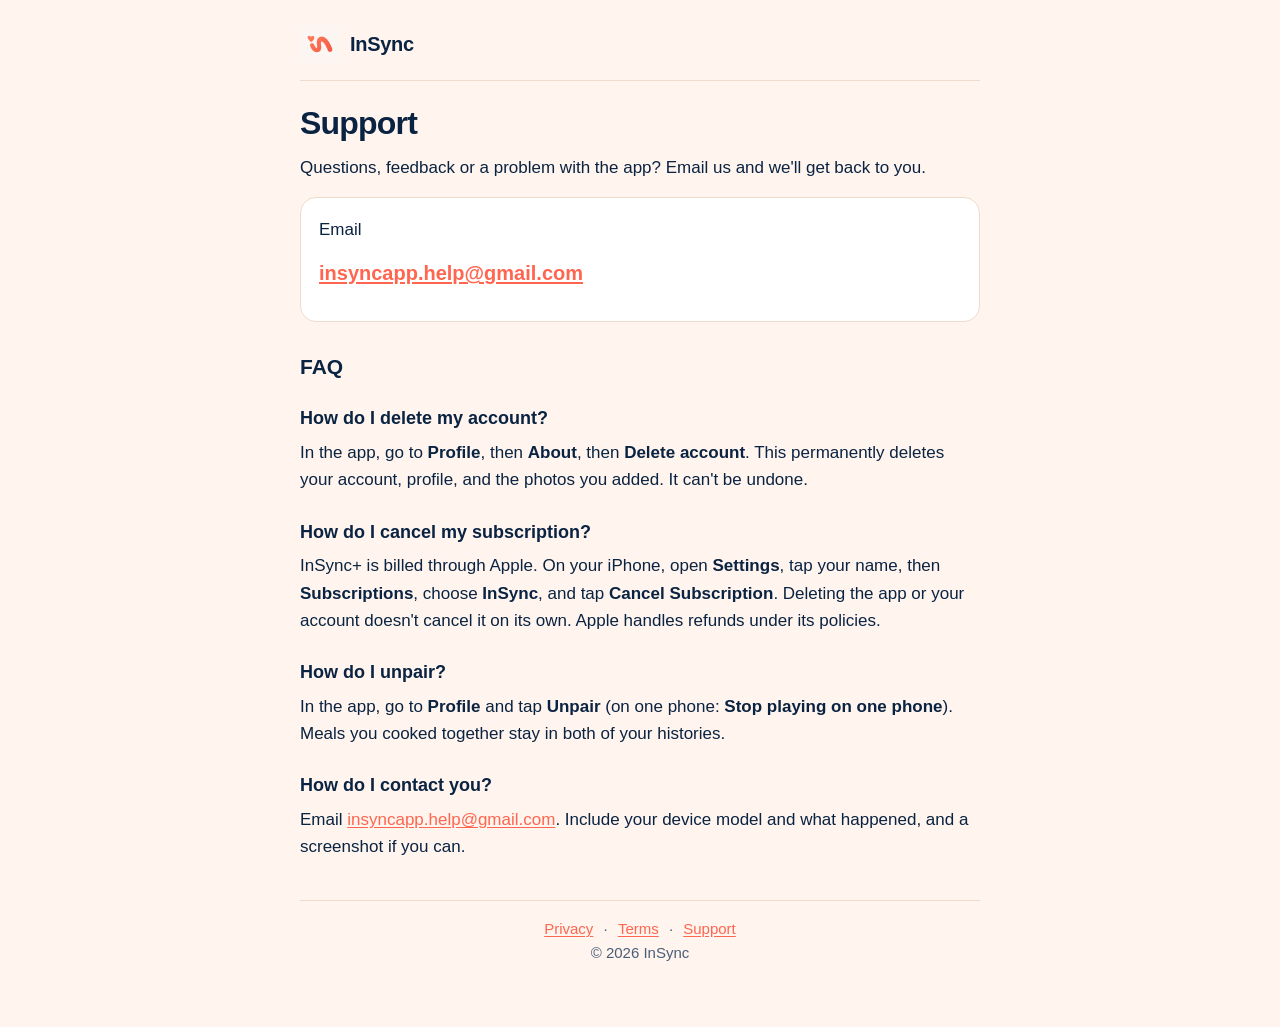
<file: support.html>
<!doctype html>
<html lang="en">
<head>
<meta charset="utf-8">
<meta name="viewport" content="width=device-width, initial-scale=1, viewport-fit=cover">
<title>Support · InSync</title>
<meta name="description" content="Help with InSync: contact us, delete your account, cancel a subscription, unpair.">
<meta name="theme-color" content="#FFF5EE">
<meta name="apple-itunes-app" content="app-id=6815504220">
<link rel="icon" type="image/png" sizes="32x32" href="favicon-32.png">
<link rel="icon" type="image/png" sizes="192x192" href="favicon-192.png">
<link rel="apple-touch-icon" href="apple-touch-icon.png">
<link rel="stylesheet" href="style.css">
</head>
<body>
<div class="wrap">
<header class="site"><a href="index.html"><img src="logo.png" alt="InSync logo" width="40" height="40"><span>InSync</span></a></header>
<main>
<h1>Support</h1>
<p>Questions, feedback or a problem with the app? Email us and we'll get back to you.</p>
<div class="card">
<p>Email</p>
<p class="email"><a href="mailto:insyncapp.help@gmail.com">insyncapp.help@gmail.com</a></p>
</div>
<h2>FAQ</h2>
<h3>How do I delete my account?</h3>
<p>In the app, go to <strong>Profile</strong>, then <strong>About</strong>, then <strong>Delete account</strong>. This permanently deletes your account, profile, and the photos you added. It can't be undone.</p>
<h3>How do I cancel my subscription?</h3>
<p>InSync+ is billed through Apple. On your iPhone, open <strong>Settings</strong>, tap your name, then <strong>Subscriptions</strong>, choose <strong>InSync</strong>, and tap <strong>Cancel Subscription</strong>. Deleting the app or your account doesn't cancel it on its own. Apple handles refunds under its policies.</p>
<h3>How do I unpair?</h3>
<p>In the app, go to <strong>Profile</strong> and tap <strong>Unpair</strong> (on one phone: <strong>Stop playing on one phone</strong>). Meals you cooked together stay in both of your histories.</p>
<h3>How do I contact you?</h3>
<p>Email <a href="mailto:insyncapp.help@gmail.com">insyncapp.help@gmail.com</a>. Include your device model and what happened, and a screenshot if you can.</p>
</main>
<footer class="site">
<nav><a href="privacy.html">Privacy</a> · <a href="terms.html">Terms</a> · <a href="support.html">Support</a></nav>
<p>© 2026 InSync</p>
</footer>
</div>
</body>
</html>
</file>
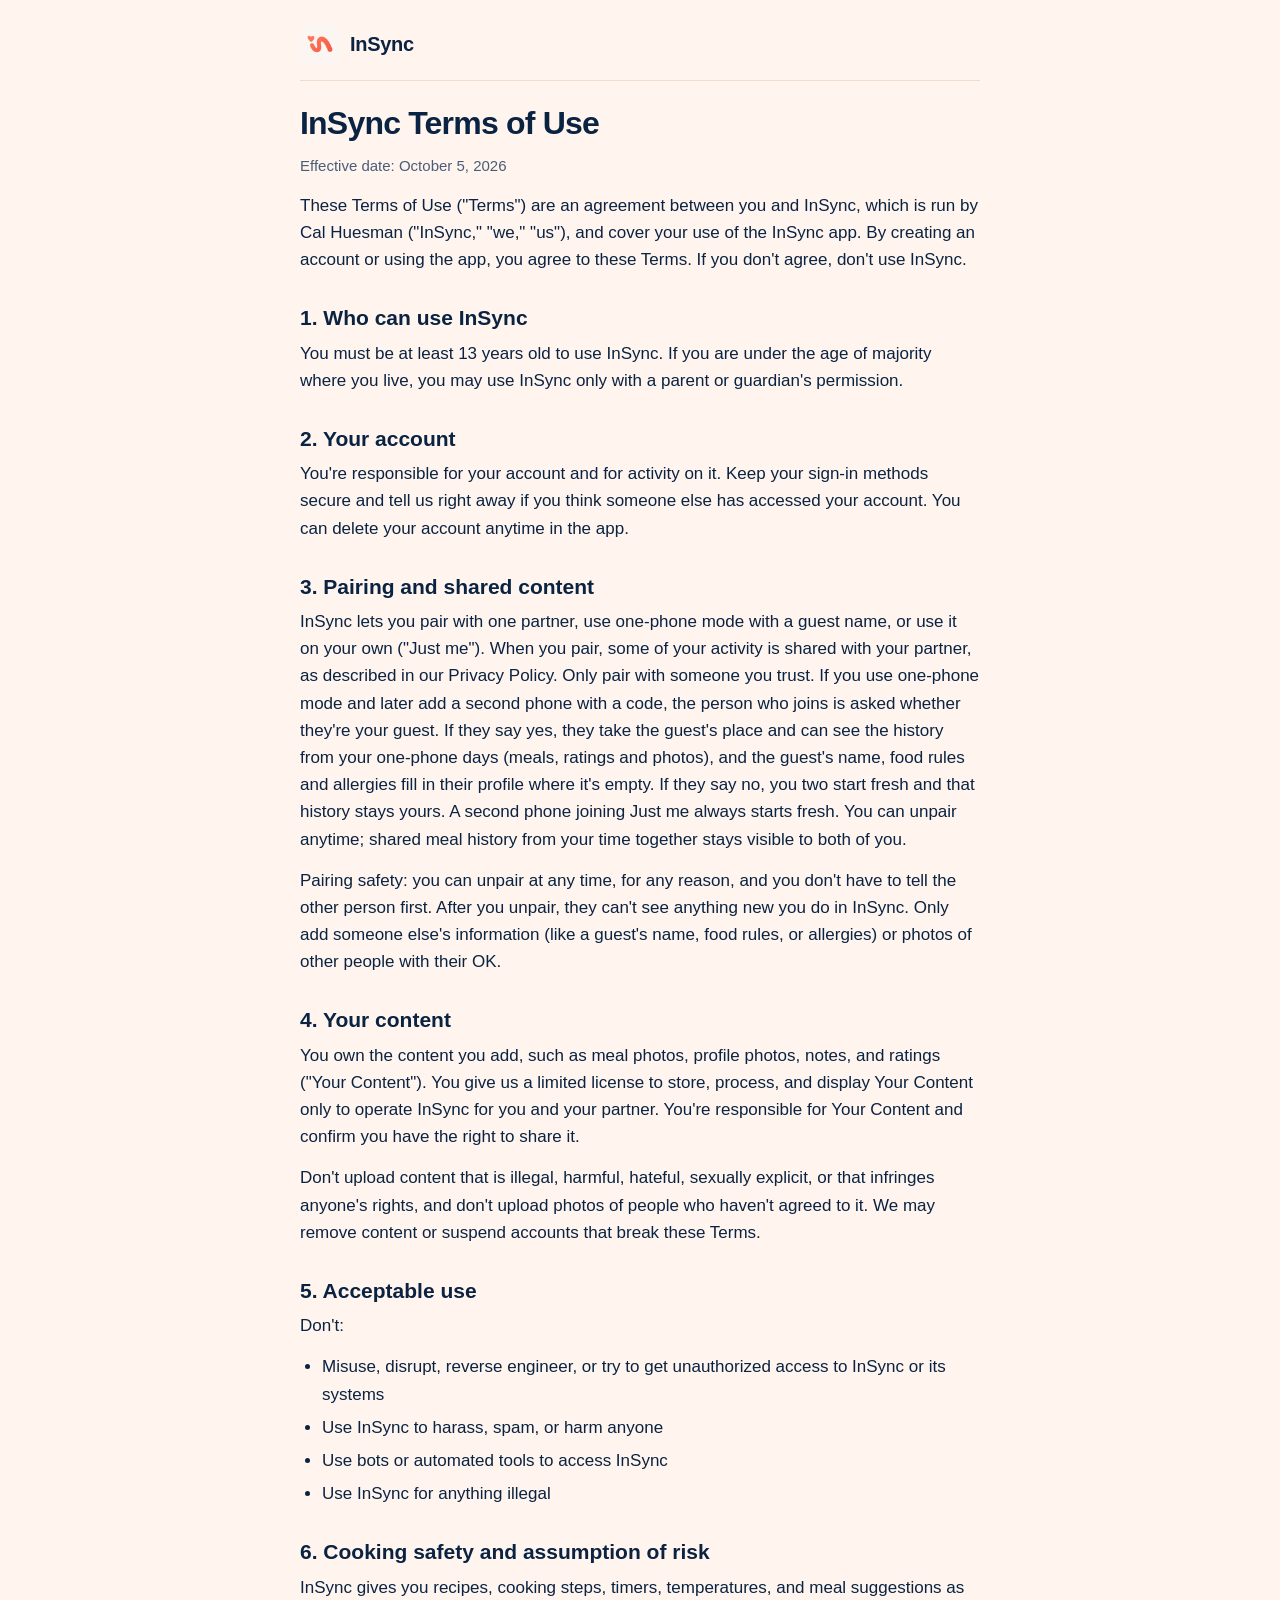
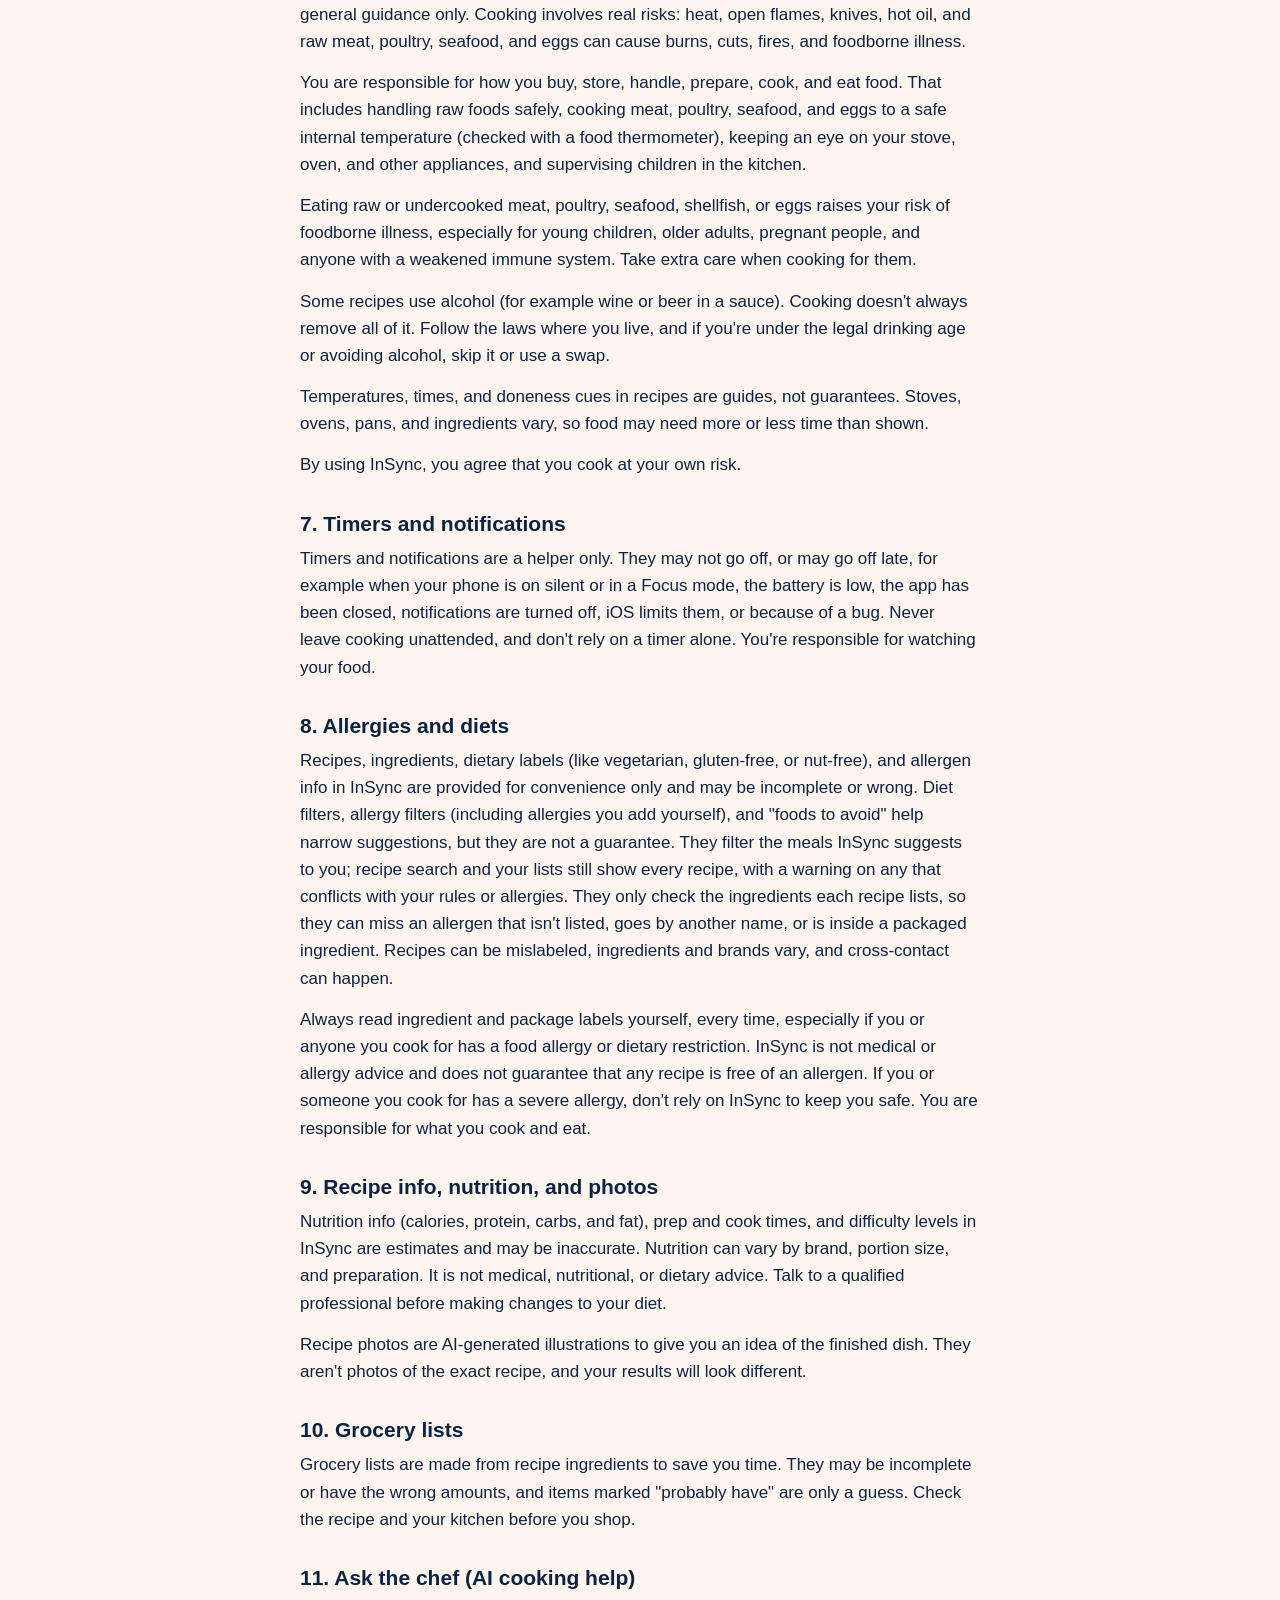
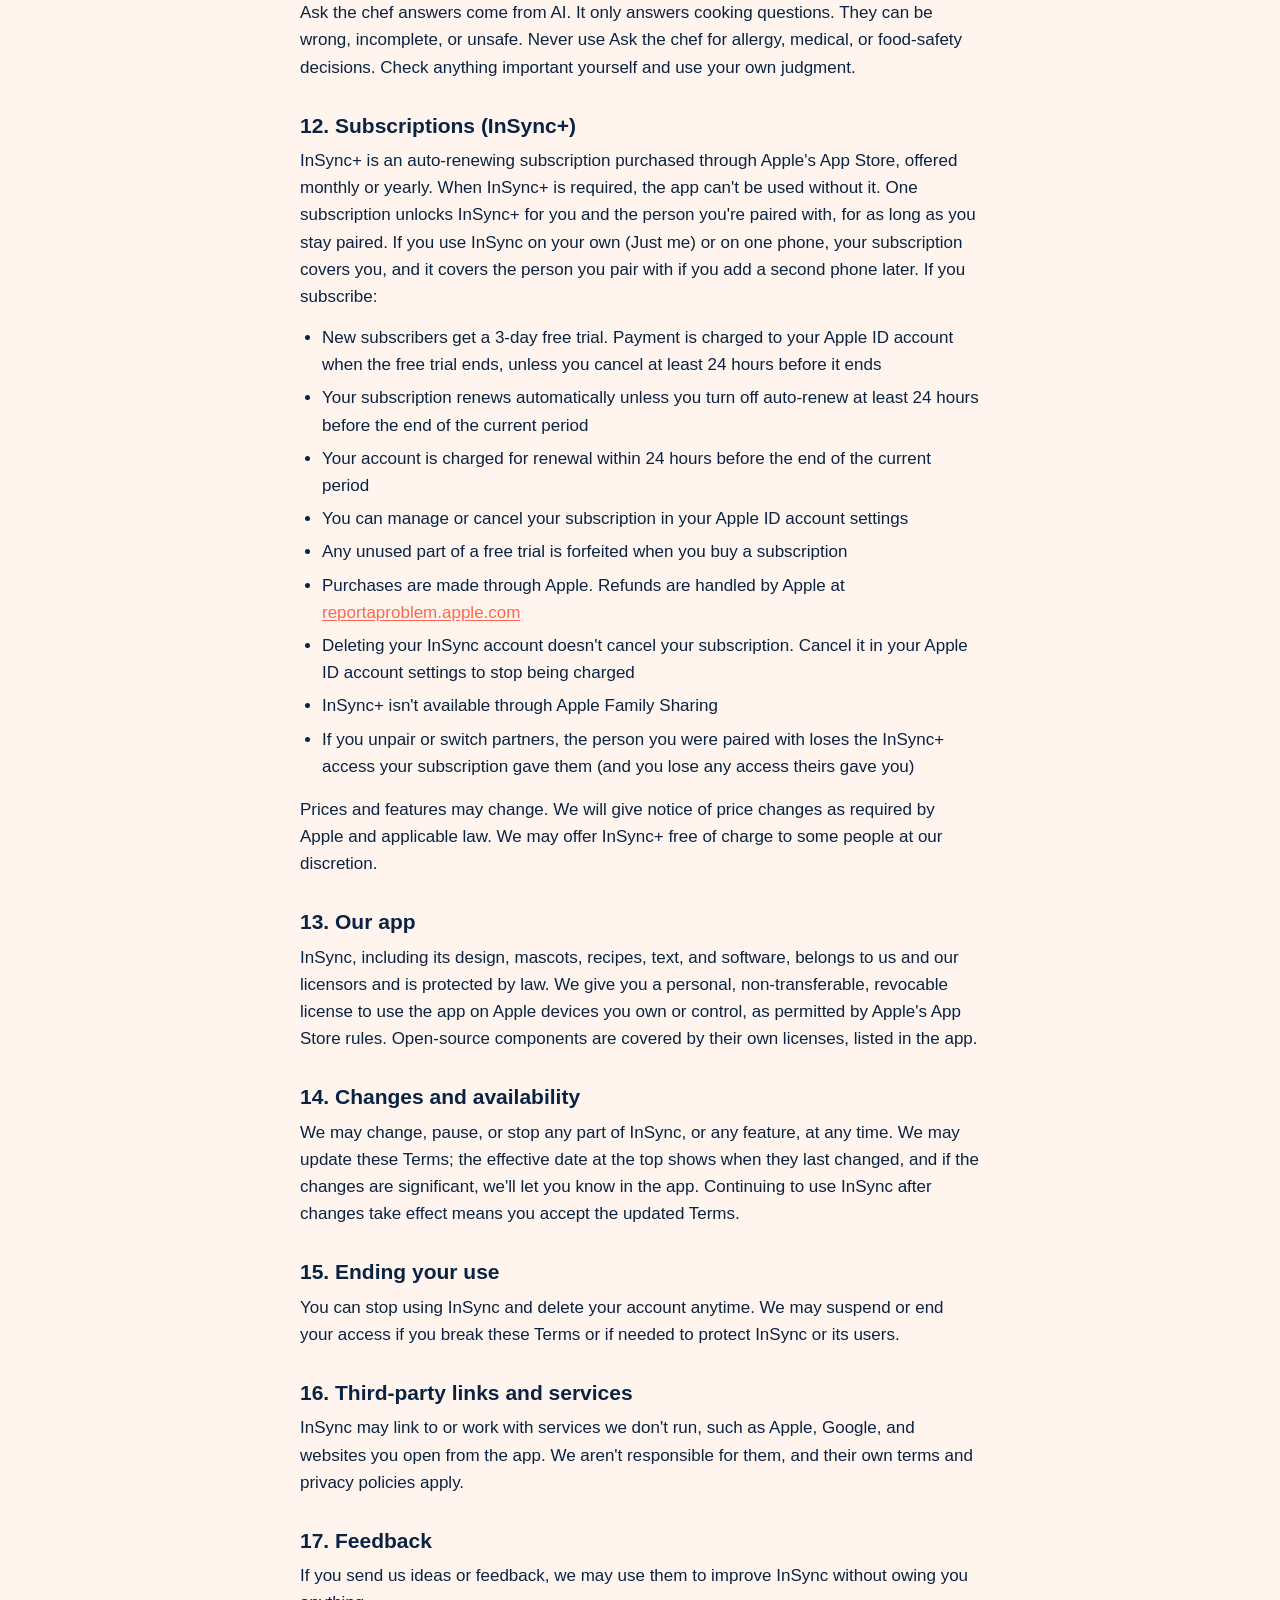
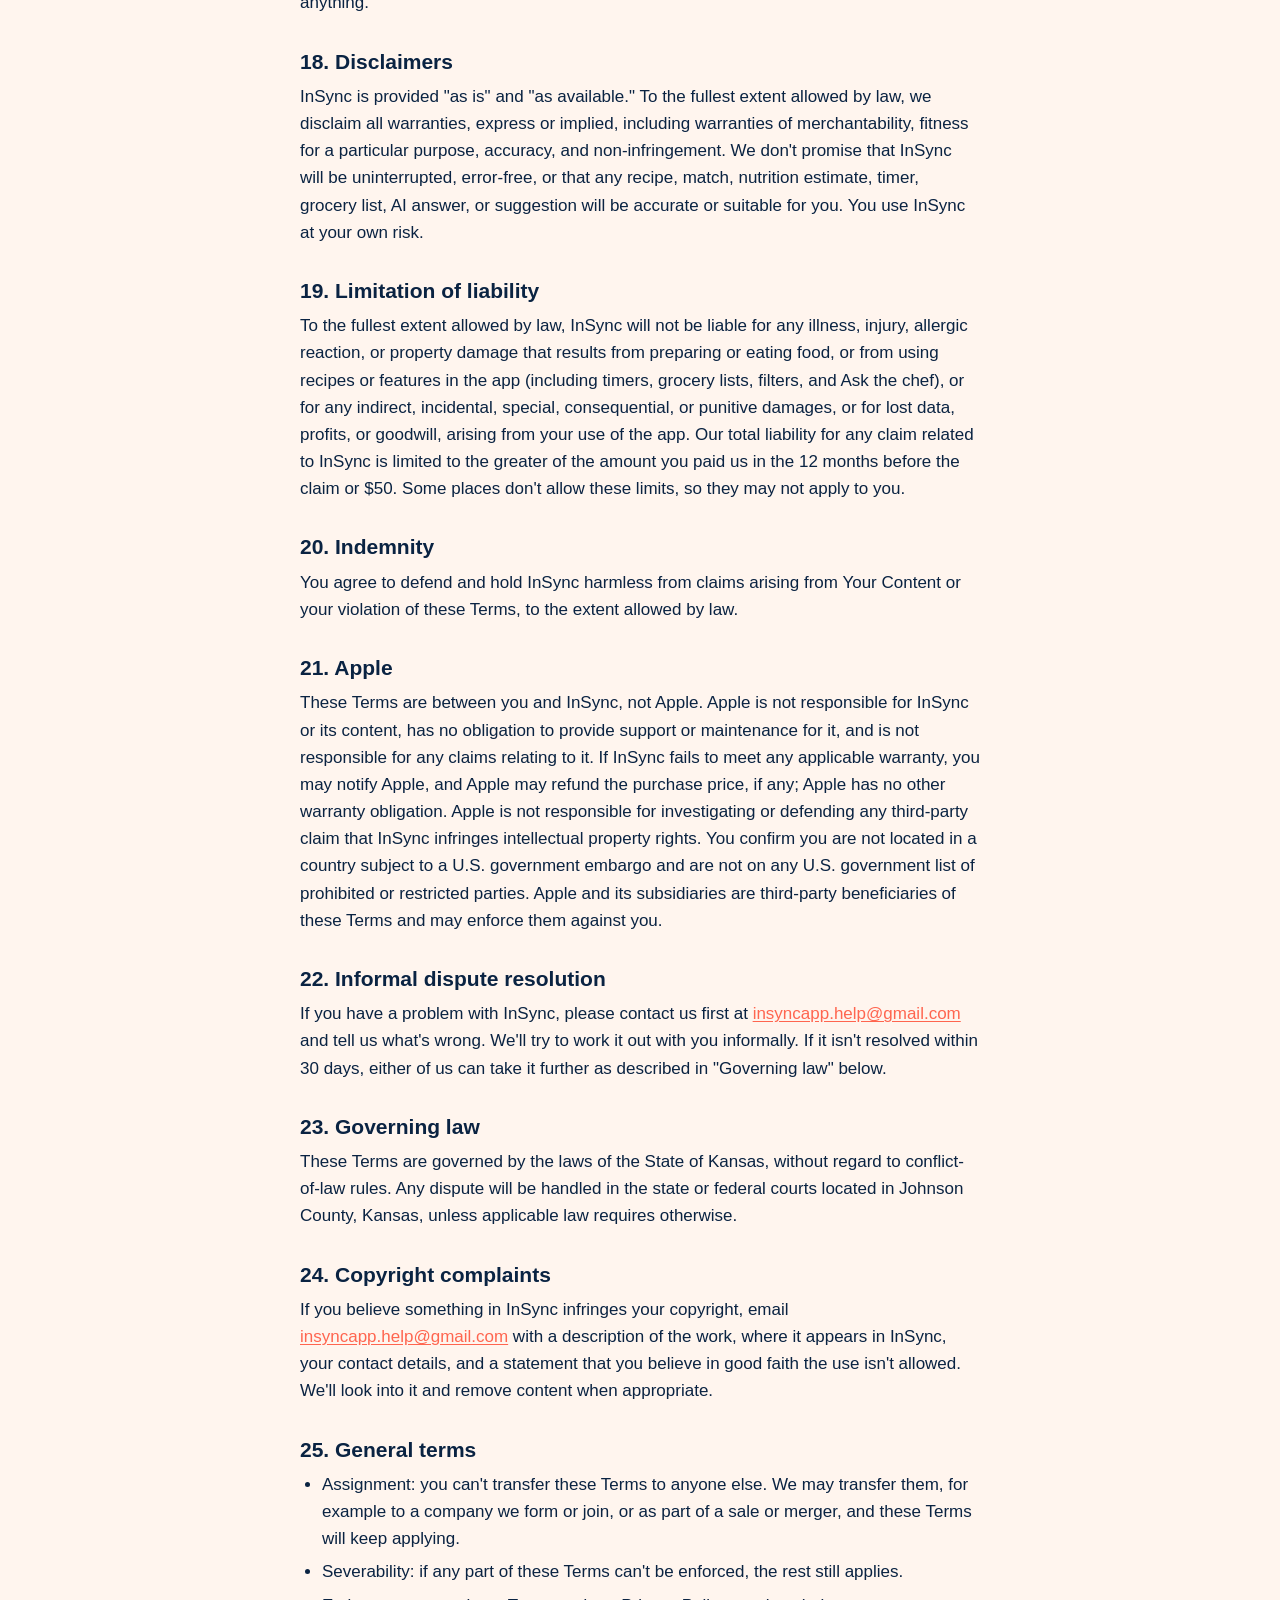
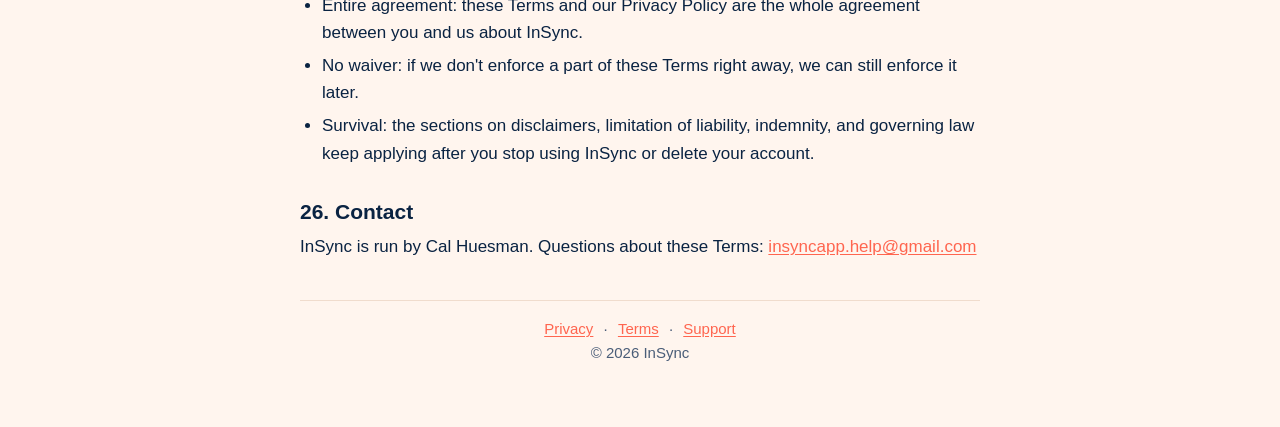
<file: terms.html>
<!doctype html>
<html lang="en">
<head>
<meta charset="utf-8">
<meta name="viewport" content="width=device-width, initial-scale=1, viewport-fit=cover">
<title>Terms of Use · InSync</title>
<meta name="description" content="The InSync Terms of Use.">
<meta name="theme-color" content="#FFF5EE">
<meta name="apple-itunes-app" content="app-id=6815504220">
<link rel="icon" type="image/png" sizes="32x32" href="favicon-32.png">
<link rel="icon" type="image/png" sizes="192x192" href="favicon-192.png">
<link rel="apple-touch-icon" href="apple-touch-icon.png">
<link rel="stylesheet" href="style.css">
</head>
<body>
<div class="wrap">
<header class="site"><a href="index.html"><img src="logo.png" alt="InSync logo" width="40" height="40"><span>InSync</span></a></header>
<main>
<h1>InSync Terms of Use</h1>
<p class="effective">Effective date: October 5, 2026</p>
<p>These Terms of Use ("Terms") are an agreement between you and InSync, which is run by Cal Huesman ("InSync," "we," "us"), and cover your use of the InSync app. By creating an account or using the app, you agree to these Terms. If you don't agree, don't use InSync.</p>
<h2>1. Who can use InSync</h2>
<p>You must be at least 13 years old to use InSync. If you are under the age of majority where you live, you may use InSync only with a parent or guardian's permission.</p>
<h2>2. Your account</h2>
<p>You're responsible for your account and for activity on it. Keep your sign-in methods secure and tell us right away if you think someone else has accessed your account. You can delete your account anytime in the app.</p>
<h2>3. Pairing and shared content</h2>
<p>InSync lets you pair with one partner, use one-phone mode with a guest name, or use it on your own ("Just me"). When you pair, some of your activity is shared with your partner, as described in our Privacy Policy. Only pair with someone you trust. If you use one-phone mode and later add a second phone with a code, the person who joins is asked whether they're your guest. If they say yes, they take the guest's place and can see the history from your one-phone days (meals, ratings and photos), and the guest's name, food rules and allergies fill in their profile where it's empty. If they say no, you two start fresh and that history stays yours. A second phone joining Just me always starts fresh. You can unpair anytime; shared meal history from your time together stays visible to both of you.</p>
<p>Pairing safety: you can unpair at any time, for any reason, and you don't have to tell the other person first. After you unpair, they can't see anything new you do in InSync. Only add someone else's information (like a guest's name, food rules, or allergies) or photos of other people with their OK.</p>
<h2>4. Your content</h2>
<p>You own the content you add, such as meal photos, profile photos, notes, and ratings ("Your Content"). You give us a limited license to store, process, and display Your Content only to operate InSync for you and your partner. You're responsible for Your Content and confirm you have the right to share it.</p>
<p>Don't upload content that is illegal, harmful, hateful, sexually explicit, or that infringes anyone's rights, and don't upload photos of people who haven't agreed to it. We may remove content or suspend accounts that break these Terms.</p>
<h2>5. Acceptable use</h2>
<p>Don't:</p>
<ul>
  <li>Misuse, disrupt, reverse engineer, or try to get unauthorized access to InSync or its systems</li>
  <li>Use InSync to harass, spam, or harm anyone</li>
  <li>Use bots or automated tools to access InSync</li>
  <li>Use InSync for anything illegal</li>
</ul>
<h2>6. Cooking safety and assumption of risk</h2>
<p>InSync gives you recipes, cooking steps, timers, temperatures, and meal suggestions as general guidance only. Cooking involves real risks: heat, open flames, knives, hot oil, and raw meat, poultry, seafood, and eggs can cause burns, cuts, fires, and foodborne illness.</p>
<p>You are responsible for how you buy, store, handle, prepare, cook, and eat food. That includes handling raw foods safely, cooking meat, poultry, seafood, and eggs to a safe internal temperature (checked with a food thermometer), keeping an eye on your stove, oven, and other appliances, and supervising children in the kitchen.</p>
<p>Eating raw or undercooked meat, poultry, seafood, shellfish, or eggs raises your risk of foodborne illness, especially for young children, older adults, pregnant people, and anyone with a weakened immune system. Take extra care when cooking for them.</p>
<p>Some recipes use alcohol (for example wine or beer in a sauce). Cooking doesn't always remove all of it. Follow the laws where you live, and if you're under the legal drinking age or avoiding alcohol, skip it or use a swap.</p>
<p>Temperatures, times, and doneness cues in recipes are guides, not guarantees. Stoves, ovens, pans, and ingredients vary, so food may need more or less time than shown.</p>
<p>By using InSync, you agree that you cook at your own risk.</p>
<h2>7. Timers and notifications</h2>
<p>Timers and notifications are a helper only. They may not go off, or may go off late, for example when your phone is on silent or in a Focus mode, the battery is low, the app has been closed, notifications are turned off, iOS limits them, or because of a bug. Never leave cooking unattended, and don't rely on a timer alone. You're responsible for watching your food.</p>
<h2>8. Allergies and diets</h2>
<p>Recipes, ingredients, dietary labels (like vegetarian, gluten-free, or nut-free), and allergen info in InSync are provided for convenience only and may be incomplete or wrong. Diet filters, allergy filters (including allergies you add yourself), and "foods to avoid" help narrow suggestions, but they are not a guarantee. They filter the meals InSync suggests to you; recipe search and your lists still show every recipe, with a warning on any that conflicts with your rules or allergies. They only check the ingredients each recipe lists, so they can miss an allergen that isn't listed, goes by another name, or is inside a packaged ingredient. Recipes can be mislabeled, ingredients and brands vary, and cross-contact can happen.</p>
<p>Always read ingredient and package labels yourself, every time, especially if you or anyone you cook for has a food allergy or dietary restriction. InSync is not medical or allergy advice and does not guarantee that any recipe is free of an allergen. If you or someone you cook for has a severe allergy, don't rely on InSync to keep you safe. You are responsible for what you cook and eat.</p>
<h2>9. Recipe info, nutrition, and photos</h2>
<p>Nutrition info (calories, protein, carbs, and fat), prep and cook times, and difficulty levels in InSync are estimates and may be inaccurate. Nutrition can vary by brand, portion size, and preparation. It is not medical, nutritional, or dietary advice. Talk to a qualified professional before making changes to your diet.</p>
<p>Recipe photos are AI-generated illustrations to give you an idea of the finished dish. They aren't photos of the exact recipe, and your results will look different.</p>
<h2>10. Grocery lists</h2>
<p>Grocery lists are made from recipe ingredients to save you time. They may be incomplete or have the wrong amounts, and items marked "probably have" are only a guess. Check the recipe and your kitchen before you shop.</p>
<h2>11. Ask the chef (AI cooking help)</h2>
<p>Ask the chef answers come from AI. It only answers cooking questions. They can be wrong, incomplete, or unsafe. Never use Ask the chef for allergy, medical, or food-safety decisions. Check anything important yourself and use your own judgment.</p>
<h2>12. Subscriptions (InSync+)</h2>
<p>InSync+ is an auto-renewing subscription purchased through Apple's App Store, offered monthly or yearly. When InSync+ is required, the app can't be used without it. One subscription unlocks InSync+ for you and the person you're paired with, for as long as you stay paired. If you use InSync on your own (Just me) or on one phone, your subscription covers you, and it covers the person you pair with if you add a second phone later. If you subscribe:</p>
<ul>
  <li>New subscribers get a 3-day free trial. Payment is charged to your Apple ID account when the free trial ends, unless you cancel at least 24 hours before it ends</li>
  <li>Your subscription renews automatically unless you turn off auto-renew at least 24 hours before the end of the current period</li>
  <li>Your account is charged for renewal within 24 hours before the end of the current period</li>
  <li>You can manage or cancel your subscription in your Apple ID account settings</li>
  <li>Any unused part of a free trial is forfeited when you buy a subscription</li>
  <li>Purchases are made through Apple. Refunds are handled by Apple at <a href="https://reportaproblem.apple.com">reportaproblem.apple.com</a></li>
  <li>Deleting your InSync account doesn't cancel your subscription. Cancel it in your Apple ID account settings to stop being charged</li>
  <li>InSync+ isn't available through Apple Family Sharing</li>
  <li>If you unpair or switch partners, the person you were paired with loses the InSync+ access your subscription gave them (and you lose any access theirs gave you)</li>
</ul>
<p>Prices and features may change. We will give notice of price changes as required by Apple and applicable law. We may offer InSync+ free of charge to some people at our discretion.</p>
<h2>13. Our app</h2>
<p>InSync, including its design, mascots, recipes, text, and software, belongs to us and our licensors and is protected by law. We give you a personal, non-transferable, revocable license to use the app on Apple devices you own or control, as permitted by Apple's App Store rules. Open-source components are covered by their own licenses, listed in the app.</p>
<h2>14. Changes and availability</h2>
<p>We may change, pause, or stop any part of InSync, or any feature, at any time. We may update these Terms; the effective date at the top shows when they last changed, and if the changes are significant, we'll let you know in the app. Continuing to use InSync after changes take effect means you accept the updated Terms.</p>
<h2>15. Ending your use</h2>
<p>You can stop using InSync and delete your account anytime. We may suspend or end your access if you break these Terms or if needed to protect InSync or its users.</p>
<h2>16. Third-party links and services</h2>
<p>InSync may link to or work with services we don't run, such as Apple, Google, and websites you open from the app. We aren't responsible for them, and their own terms and privacy policies apply.</p>
<h2>17. Feedback</h2>
<p>If you send us ideas or feedback, we may use them to improve InSync without owing you anything.</p>
<h2>18. Disclaimers</h2>
<p>InSync is provided "as is" and "as available." To the fullest extent allowed by law, we disclaim all warranties, express or implied, including warranties of merchantability, fitness for a particular purpose, accuracy, and non-infringement. We don't promise that InSync will be uninterrupted, error-free, or that any recipe, match, nutrition estimate, timer, grocery list, AI answer, or suggestion will be accurate or suitable for you. You use InSync at your own risk.</p>
<h2>19. Limitation of liability</h2>
<p>To the fullest extent allowed by law, InSync will not be liable for any illness, injury, allergic reaction, or property damage that results from preparing or eating food, or from using recipes or features in the app (including timers, grocery lists, filters, and Ask the chef), or for any indirect, incidental, special, consequential, or punitive damages, or for lost data, profits, or goodwill, arising from your use of the app. Our total liability for any claim related to InSync is limited to the greater of the amount you paid us in the 12 months before the claim or $50. Some places don't allow these limits, so they may not apply to you.</p>
<h2>20. Indemnity</h2>
<p>You agree to defend and hold InSync harmless from claims arising from Your Content or your violation of these Terms, to the extent allowed by law.</p>
<h2>21. Apple</h2>
<p>These Terms are between you and InSync, not Apple. Apple is not responsible for InSync or its content, has no obligation to provide support or maintenance for it, and is not responsible for any claims relating to it. If InSync fails to meet any applicable warranty, you may notify Apple, and Apple may refund the purchase price, if any; Apple has no other warranty obligation. Apple is not responsible for investigating or defending any third-party claim that InSync infringes intellectual property rights. You confirm you are not located in a country subject to a U.S. government embargo and are not on any U.S. government list of prohibited or restricted parties. Apple and its subsidiaries are third-party beneficiaries of these Terms and may enforce them against you.</p>
<h2>22. Informal dispute resolution</h2>
<p>If you have a problem with InSync, please contact us first at <a href="mailto:insyncapp.help@gmail.com">insyncapp.help@gmail.com</a> and tell us what's wrong. We'll try to work it out with you informally. If it isn't resolved within 30 days, either of us can take it further as described in "Governing law" below.</p>
<h2>23. Governing law</h2>
<p>These Terms are governed by the laws of the State of Kansas, without regard to conflict-of-law rules. Any dispute will be handled in the state or federal courts located in Johnson County, Kansas, unless applicable law requires otherwise.</p>
<h2>24. Copyright complaints</h2>
<p>If you believe something in InSync infringes your copyright, email <a href="mailto:insyncapp.help@gmail.com">insyncapp.help@gmail.com</a> with a description of the work, where it appears in InSync, your contact details, and a statement that you believe in good faith the use isn't allowed. We'll look into it and remove content when appropriate.</p>
<h2>25. General terms</h2>
<ul>
  <li>Assignment: you can't transfer these Terms to anyone else. We may transfer them, for example to a company we form or join, or as part of a sale or merger, and these Terms will keep applying.</li>
  <li>Severability: if any part of these Terms can't be enforced, the rest still applies.</li>
  <li>Entire agreement: these Terms and our Privacy Policy are the whole agreement between you and us about InSync.</li>
  <li>No waiver: if we don't enforce a part of these Terms right away, we can still enforce it later.</li>
  <li>Survival: the sections on disclaimers, limitation of liability, indemnity, and governing law keep applying after you stop using InSync or delete your account.</li>
</ul>
<h2>26. Contact</h2>
<p>InSync is run by Cal Huesman. Questions about these Terms: <a href="mailto:insyncapp.help@gmail.com">insyncapp.help@gmail.com</a></p>
</main>
<footer class="site">
<nav><a href="privacy.html">Privacy</a> · <a href="terms.html">Terms</a> · <a href="support.html">Support</a></nav>
<p>© 2026 InSync</p>
</footer>
</div>
</body>
</html>
</file>
<file: style.css>
:root {
  --cream: #FFF5EE;
  --navy: #0A2342;
  --coral: #FF654F;
  --blue: #4E9AF1;
  --muted: #4A5D78;
  --line: #F0DCCD;
}

* { box-sizing: border-box; }

html { -webkit-text-size-adjust: 100%; }

body {
  margin: 0;
  background: var(--cream);
  color: var(--navy);
  font-family: -apple-system, BlinkMacSystemFont, "SF Pro Text", "Segoe UI", Roboto, "Helvetica Neue", Arial, sans-serif;
  font-size: 17px;
  line-height: 1.6;
}

a { color: var(--coral); text-underline-offset: 2px; }
a:hover { color: #E24E39; }

.wrap {
  max-width: 720px;
  margin: 0 auto;
  padding: 24px 20px 48px;
}

header.site {
  display: flex;
  align-items: center;
  gap: 12px;
  padding-bottom: 16px;
  border-bottom: 1px solid var(--line);
  margin-bottom: 24px;
}
header.site a { display: flex; align-items: center; gap: 10px; text-decoration: none; color: var(--navy); }
header.site img { width: 40px; height: 40px; border-radius: 10px; }
header.site span { font-weight: 800; font-size: 20px; letter-spacing: -0.3px; }

h1 { font-size: 32px; line-height: 1.15; letter-spacing: -0.8px; margin: 8px 0 12px; }
h2 { font-size: 21px; line-height: 1.25; margin: 32px 0 8px; }
h3 { font-size: 18px; margin: 24px 0 6px; }
p { margin: 0 0 14px; }
ul { margin: 0 0 16px; padding-left: 22px; }
li { margin-bottom: 6px; }
strong { font-weight: 700; }

.effective { color: var(--muted); font-size: 15px; }

/* Home */
.hero { text-align: center; padding: 32px 0 16px; }
.hero img { width: 120px; height: 120px; border-radius: 28px; box-shadow: 0 12px 32px rgba(255, 101, 79, 0.25); }
.hero h1 { font-size: 40px; margin-top: 20px; }
.pitch { font-size: 20px; color: var(--navy); max-width: 460px; margin: 0 auto 20px; }
.badge {
  display: inline-block;
  background: var(--coral);
  color: #fff;
  font-weight: 700;
  padding: 12px 22px;
  border-radius: 999px;
}
.accent { color: var(--blue); }

/* "Download on the App Store" (our coral button; Apple's logo isn't used
   on custom buttons). */
.store {
  display: inline-block;
  background: var(--coral);
  color: #fff;
  font-weight: 700;
  font-size: 18px;
  padding: 14px 26px;
  border-radius: 999px;
  text-decoration: none;
  box-shadow: 0 8px 20px rgba(255, 101, 79, 0.25);
}
.store:hover { color: #fff; background: #E24E39; }

.links { list-style: none; padding: 0; margin: 32px 0 0; display: grid; gap: 12px; }
.links a {
  display: block;
  background: #fff;
  border: 1px solid var(--line);
  border-radius: 16px;
  padding: 16px 18px;
  text-decoration: none;
  color: var(--navy);
  font-weight: 700;
}
.links a span { display: block; font-weight: 400; color: var(--muted); font-size: 15px; }

/* Support */
.card {
  background: #fff;
  border: 1px solid var(--line);
  border-radius: 16px;
  padding: 18px;
  margin: 16px 0 24px;
}
.card .email { font-size: 20px; font-weight: 700; word-break: break-all; }

footer.site {
  border-top: 1px solid var(--line);
  margin-top: 40px;
  padding-top: 16px;
  color: var(--muted);
  font-size: 15px;
  text-align: center;
}
footer.site nav a { margin: 0 6px; }
</file>
